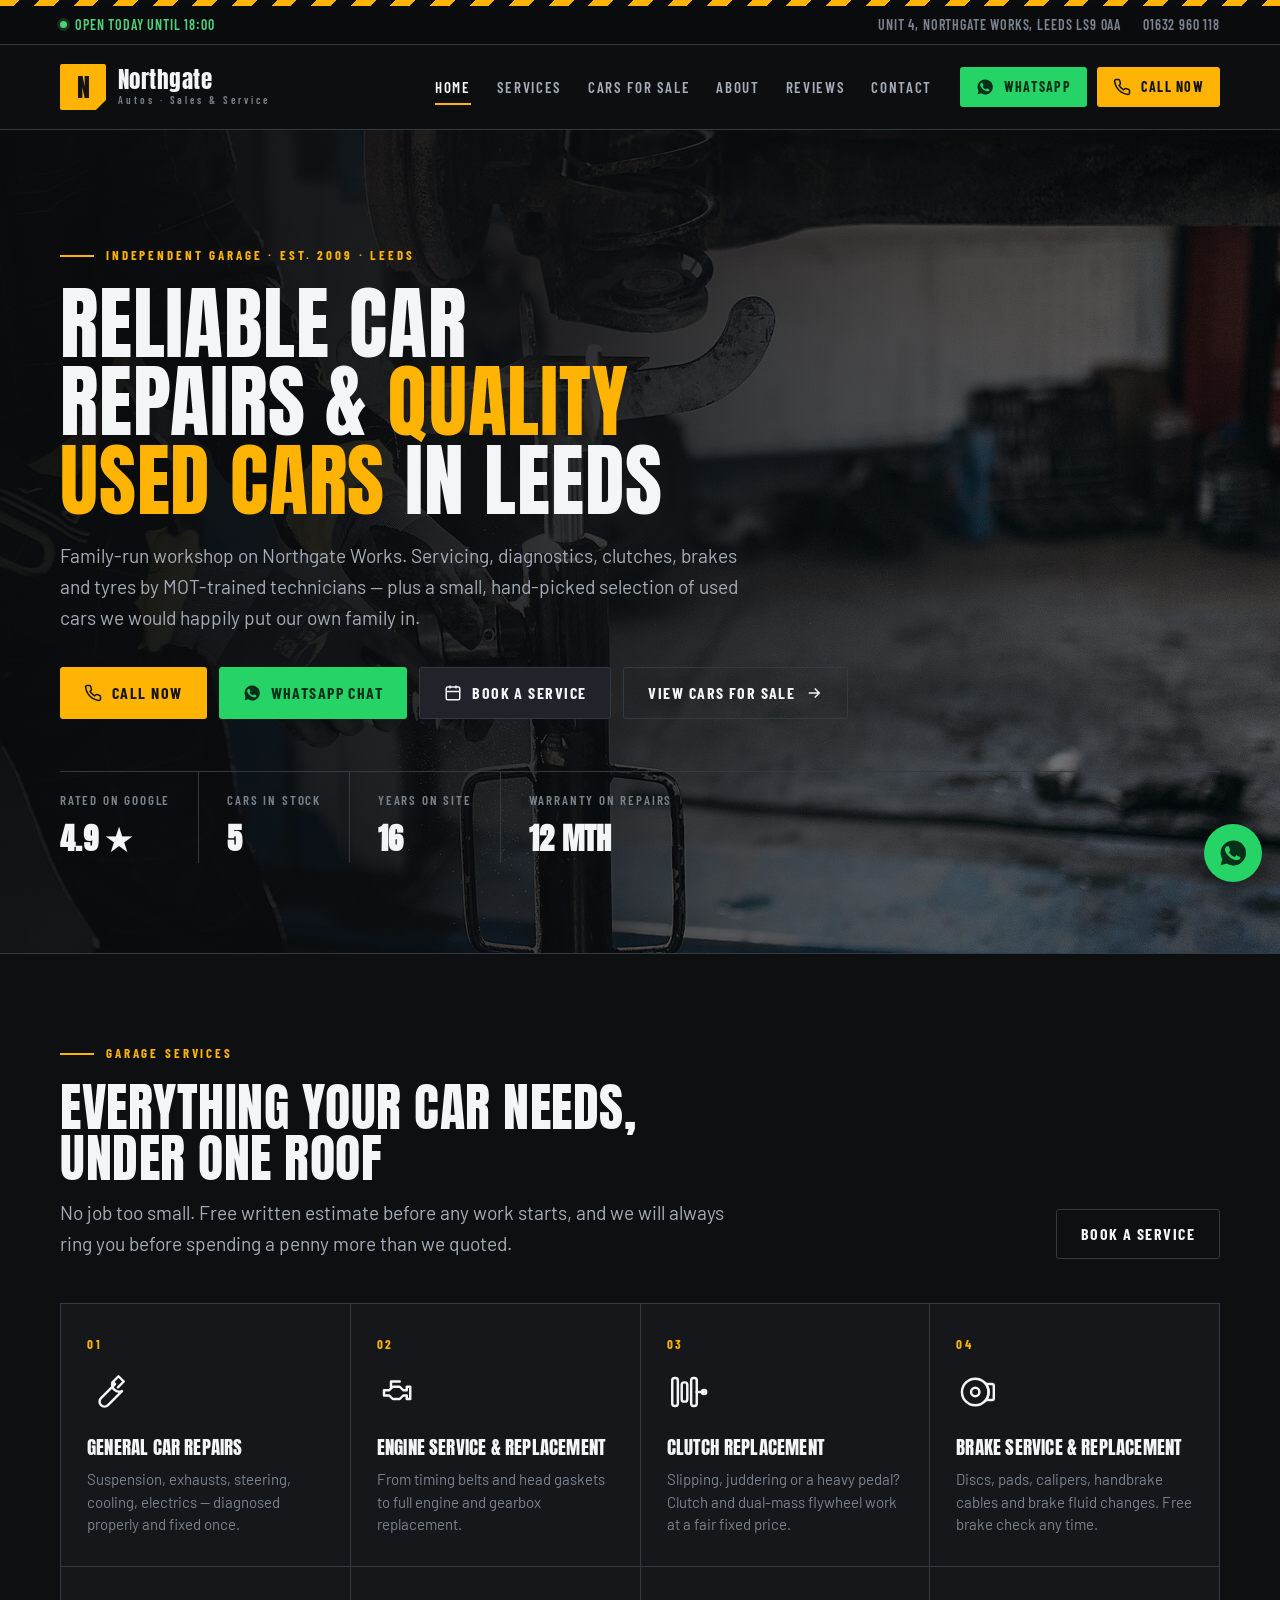
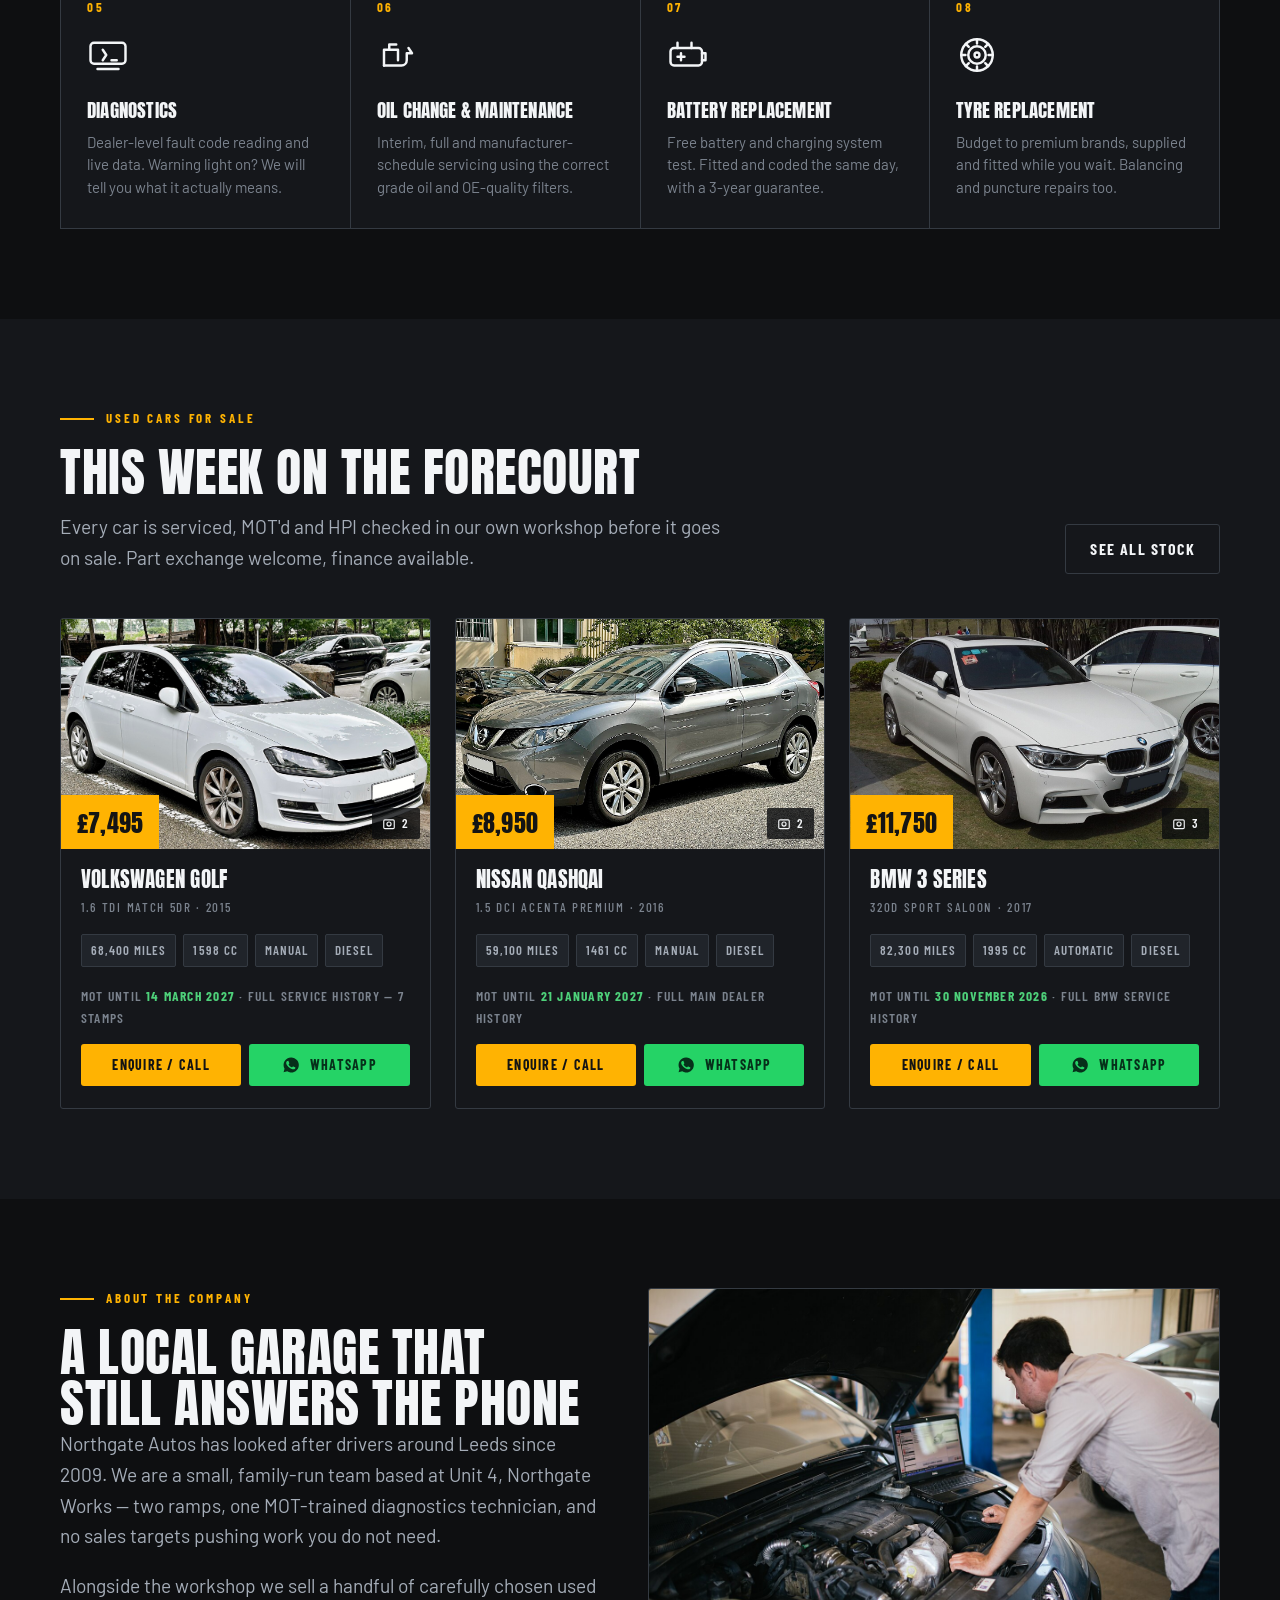
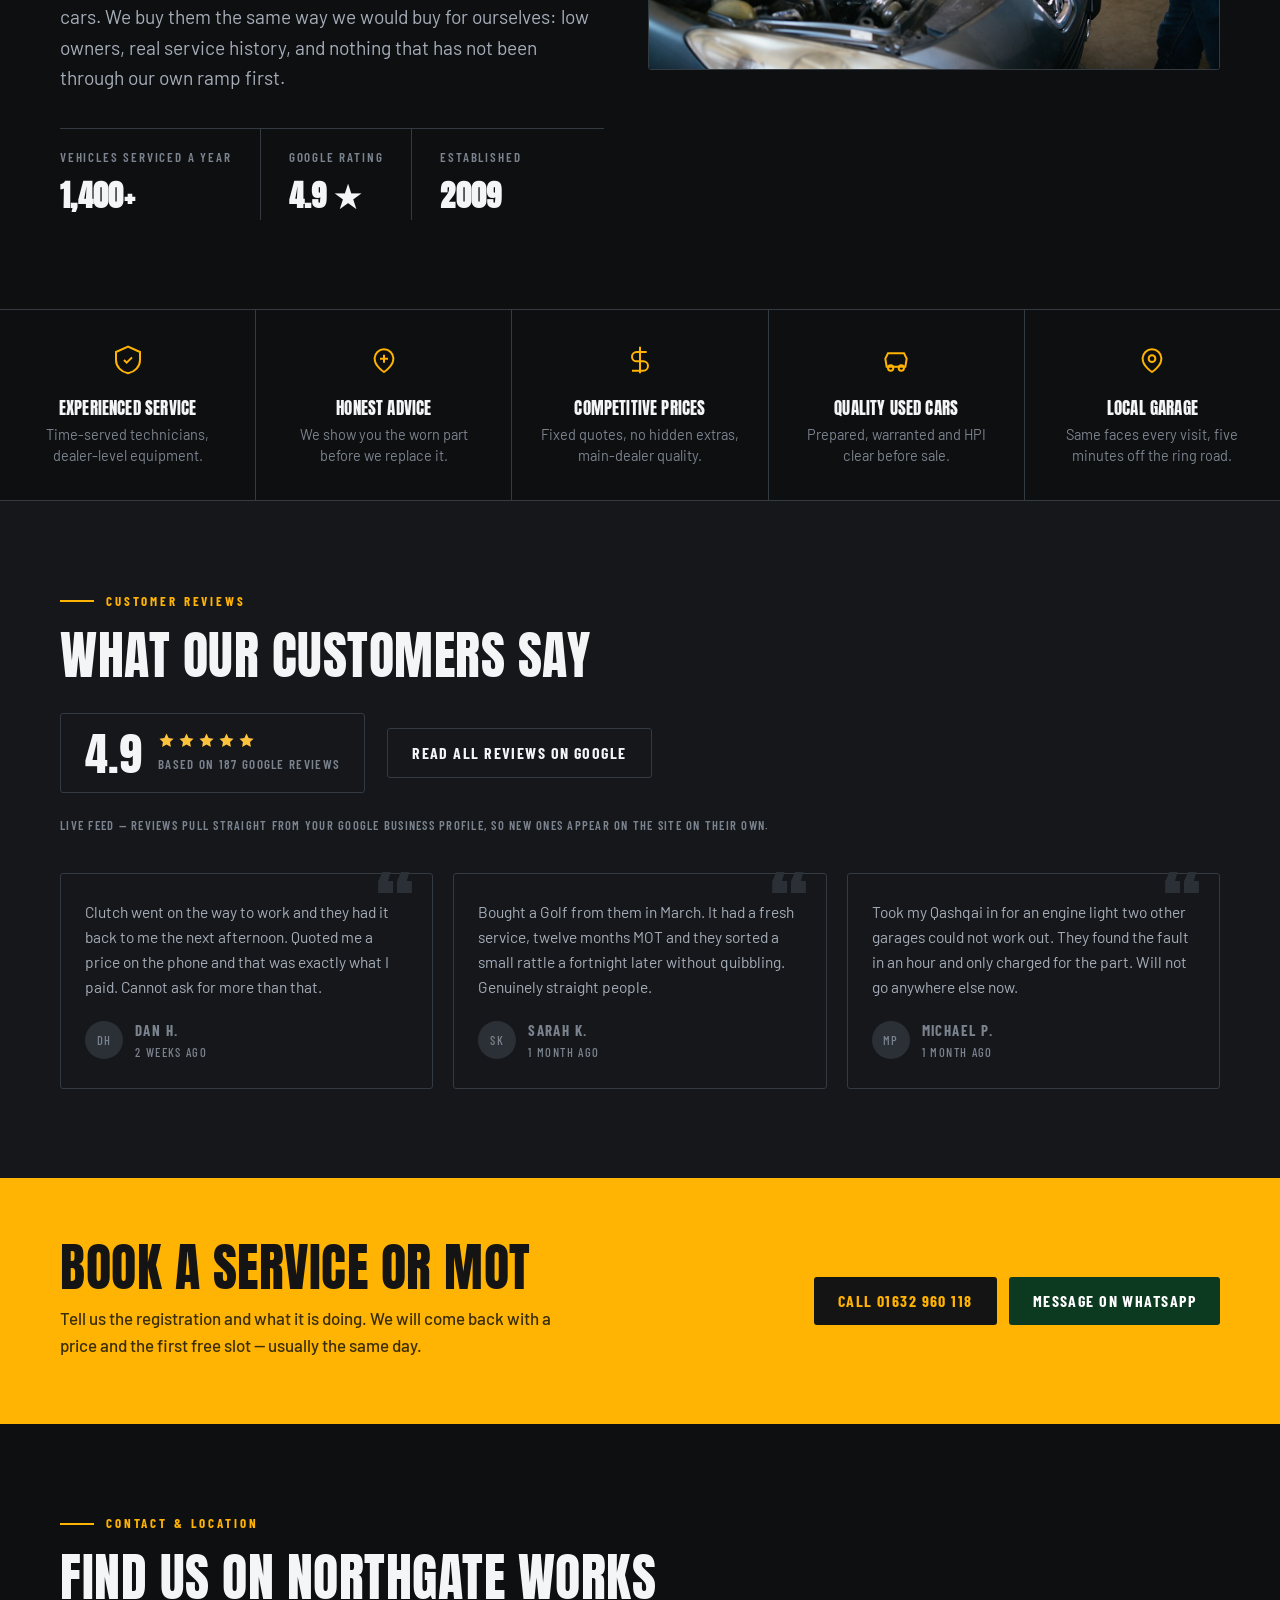
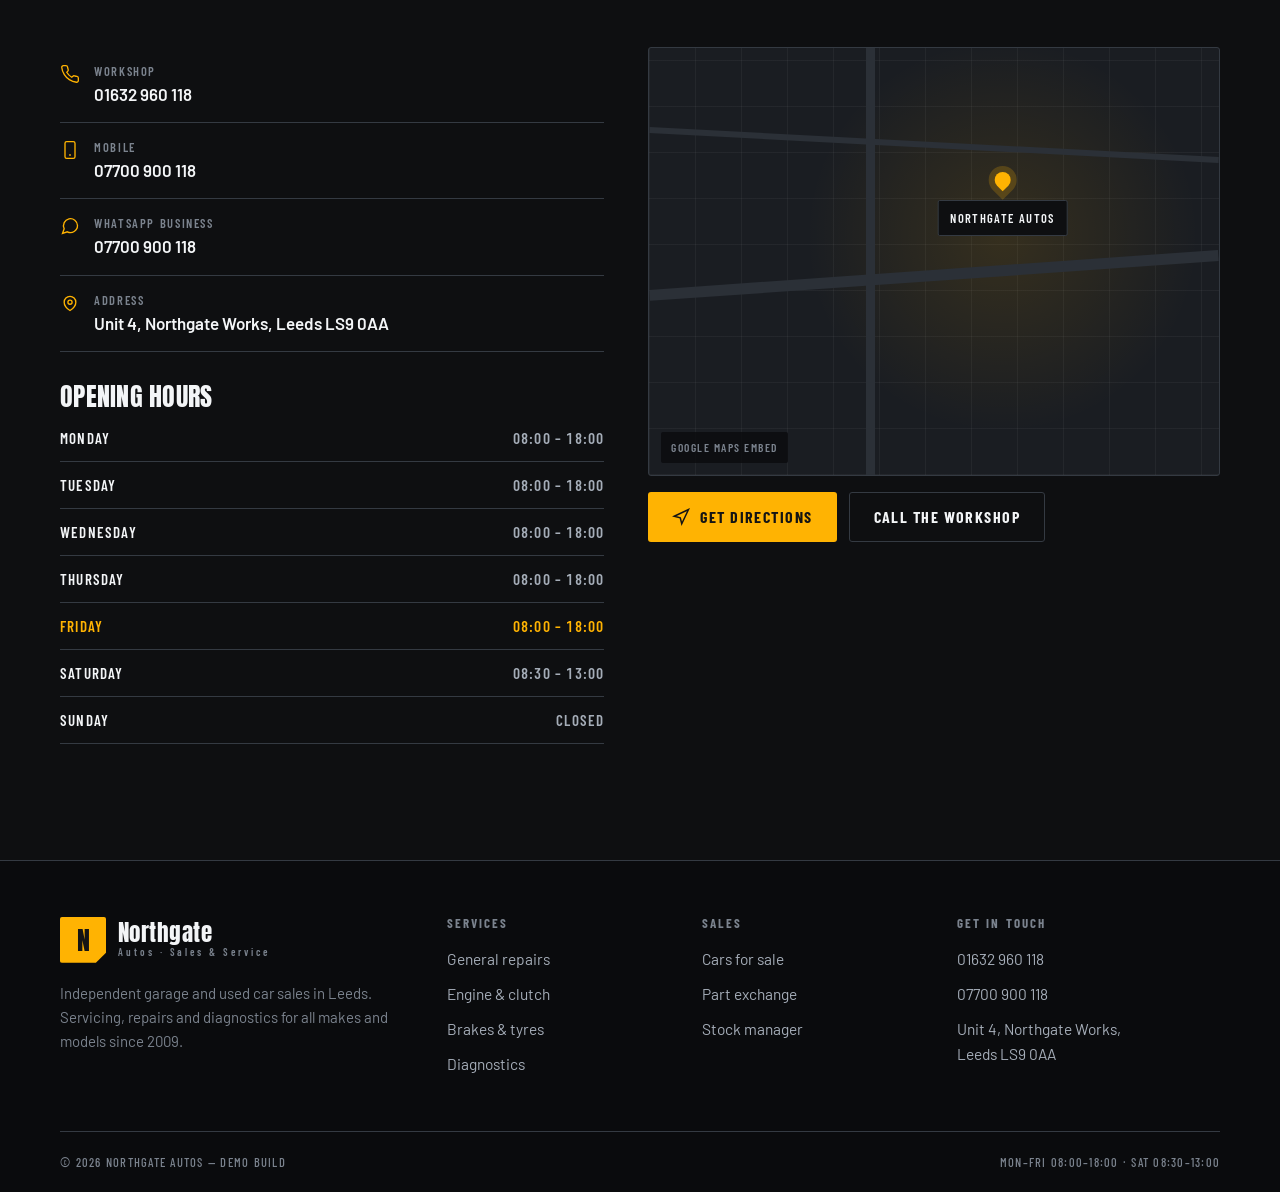
<file: index.html>
<!DOCTYPE html>
<html lang="en-GB">
<head>
<meta charset="utf-8">
<meta name="viewport" content="width=device-width,initial-scale=1">
<title>Northgate Autos — Car Repairs &amp; Quality Used Cars in Leeds</title>
<meta name="description" content="Independent garage in Leeds. Servicing, repairs, diagnostics, clutches, brakes and tyres — plus a hand-picked selection of used cars for sale.">
<link rel="stylesheet" href="assets/css/style.css">
</head>
<body>

<div class="hazard"></div>

<div class="topbar">
  <div class="shell">
    <span class="open-now" id="openNow"><i></i> Open today until 18:00</span>
    <span class="tb-right">
      <span class="hide-sm">Unit 4, Northgate Works, Leeds LS9 0AA</span>
      <a href="tel:01632960118">01632 960 118</a>
    </span>
  </div>
</div>

<header class="site">
  <div class="shell">
    <a class="logo" href="index.html">
      <span class="mark">N</span>
      <span class="wordmark">Northgate<span>Autos · Sales &amp; Service</span></span>
    </a>
    <button class="burger" id="burger" aria-label="Menu"><span></span><span></span><span></span></button>
    <nav class="main" id="nav">
      <a href="index.html" aria-current="page">Home</a>
      <a href="index.html#services">Services</a>
      <a href="cars.html">Cars for Sale</a>
      <a href="index.html#about">About</a>
      <a href="index.html#reviews">Reviews</a>
      <a href="index.html#contact">Contact</a>
    </nav>
    <div class="head-cta">
      <a class="btn btn--wa btn--sm" href="https://wa.me/447700900118" target="_blank" rel="noopener">
        <svg viewBox="0 0 24 24" fill="currentColor"><path d="M12 2a10 10 0 0 0-8.6 15l-1.3 4.7 4.9-1.3A10 10 0 1 0 12 2Zm5.8 14.2c-.2.7-1.4 1.3-2 1.4-.5.1-1.2.1-1.9-.1-.4-.1-1-.3-1.8-.6-3.1-1.3-5.1-4.4-5.3-4.6-.1-.2-1.2-1.6-1.2-3s.7-2.1 1-2.4c.3-.3.6-.4.8-.4h.6c.2 0 .5-.1.7.5l1 2.4c.1.2.1.4 0 .6l-.4.5-.3.4c-.1.1-.3.3-.1.6.2.3.8 1.3 1.7 2.1 1.1 1 2.1 1.3 2.4 1.5.3.1.5.1.6-.1l.9-1c.2-.2.4-.2.6-.1l2.2 1c.3.2.5.2.5.4.1.1.1.6-.1 1.3Z"/></svg>
        <span>WhatsApp</span>
      </a>
      <a class="btn btn--sm" href="tel:01632960118">
        <svg viewBox="0 0 24 24" fill="none" stroke="currentColor" stroke-width="2"><path d="M22 16.9v3a2 2 0 0 1-2.2 2 19.8 19.8 0 0 1-8.6-3.1 19.5 19.5 0 0 1-6-6A19.8 19.8 0 0 1 2.1 4.2 2 2 0 0 1 4.1 2h3a2 2 0 0 1 2 1.7c.1 1 .4 1.9.7 2.8a2 2 0 0 1-.5 2.1L8.1 9.9a16 16 0 0 0 6 6l1.3-1.2a2 2 0 0 1 2.1-.5c.9.3 1.8.6 2.8.7a2 2 0 0 1 1.7 2Z"/></svg>
        <span>Call Now</span>
      </a>
    </div>
  </div>
</header>

<!-- ============ HERO ============ -->
<div class="hero">
  <div class="bg"><img src="assets/img/shop-lift.jpg" alt="Car raised on a ramp in the Northgate Autos workshop"></div>
  <div class="shell inner">
    <div class="eyebrow">Independent garage · Est. 2009 · Leeds</div>
    <h1>Reliable car repairs &amp; <em>quality used cars</em> in Leeds</h1>
    <p class="lede">Family-run workshop on Northgate Works. Servicing, diagnostics, clutches, brakes and tyres by MOT-trained technicians — plus a small, hand-picked selection of used cars we would happily put our own family in.</p>

    <div class="hero-cta">
      <a class="btn" href="tel:01632960118">
        <svg viewBox="0 0 24 24" fill="none" stroke="currentColor" stroke-width="2"><path d="M22 16.9v3a2 2 0 0 1-2.2 2 19.8 19.8 0 0 1-8.6-3.1 19.5 19.5 0 0 1-6-6A19.8 19.8 0 0 1 2.1 4.2 2 2 0 0 1 4.1 2h3a2 2 0 0 1 2 1.7c.1 1 .4 1.9.7 2.8a2 2 0 0 1-.5 2.1L8.1 9.9a16 16 0 0 0 6 6l1.3-1.2a2 2 0 0 1 2.1-.5c.9.3 1.8.6 2.8.7a2 2 0 0 1 1.7 2Z"/></svg>
        Call Now
      </a>
      <a class="btn btn--wa" href="https://wa.me/447700900118" target="_blank" rel="noopener">
        <svg viewBox="0 0 24 24" fill="currentColor"><path d="M12 2a10 10 0 0 0-8.6 15l-1.3 4.7 4.9-1.3A10 10 0 1 0 12 2Zm5.8 14.2c-.2.7-1.4 1.3-2 1.4-.5.1-1.2.1-1.9-.1-.4-.1-1-.3-1.8-.6-3.1-1.3-5.1-4.4-5.3-4.6-.1-.2-1.2-1.6-1.2-3s.7-2.1 1-2.4c.3-.3.6-.4.8-.4h.6c.2 0 .5-.1.7.5l1 2.4c.1.2.1.4 0 .6l-.4.5-.3.4c-.1.1-.3.3-.1.6.2.3.8 1.3 1.7 2.1 1.1 1 2.1 1.3 2.4 1.5.3.1.5.1.6-.1l.9-1c.2-.2.4-.2.6-.1l2.2 1c.3.2.5.2.5.4.1.1.1.6-.1 1.3Z"/></svg>
        WhatsApp Chat
      </a>
      <a class="btn btn--dark" href="#book">
        <svg viewBox="0 0 24 24" fill="none" stroke="currentColor" stroke-width="2"><rect x="3" y="4" width="18" height="17" rx="2"/><path d="M16 2v4M8 2v4M3 10h18"/></svg>
        Book a Service
      </a>
      <a class="btn btn--ghost" href="cars.html">
        View Cars for Sale
        <svg viewBox="0 0 24 24" fill="none" stroke="currentColor" stroke-width="2"><path d="M5 12h14M13 6l6 6-6 6"/></svg>
      </a>
    </div>

    <div class="hero-strip">
      <div>Rated on Google<b class="num">4.9 ★</b></div>
      <div>Cars in stock<b class="num" id="stockCount">6</b></div>
      <div>Years on site<b class="num">16</b></div>
      <div>Warranty on repairs<b class="num">12 mth</b></div>
    </div>
  </div>
</div>

<!-- ============ SERVICES ============ -->
<section id="services">
  <div class="shell">
    <div class="sec-head rv">
      <div>
        <div class="eyebrow">Garage services</div>
        <h2>Everything your car needs,<br>under one roof</h2>
        <p class="lede">No job too small. Free written estimate before any work starts, and we will always ring you before spending a penny more than we quoted.</p>
      </div>
      <a class="btn btn--ghost" href="#book">Book a service</a>
    </div>

    <div class="svc-grid rv">
      <article class="svc">
        <span class="idx">01</span>
        <svg class="ico" viewBox="0 0 24 24"><path d="M14.7 6.3a4 4 0 0 0 5.3 5.2l-8 8a2.8 2.8 0 0 1-4-4l8-8a4 4 0 0 0-1.3-1.2Z"/><path d="M14.7 6.3 18 3l3 3-3.3 3.3"/></svg>
        <h3>General Car Repairs</h3>
        <p>Suspension, exhausts, steering, cooling, electrics — diagnosed properly and fixed once.</p>
      </article>
      <article class="svc">
        <span class="idx">02</span>
        <svg class="ico" viewBox="0 0 24 24"><path d="M4 14v-3h3l2-2h4l2 2h2v-2h2v7h-2v-2h-2l-2 2H9l-2-2H4Z"/><path d="M8 9V6h5"/></svg>
        <h3>Engine Service &amp; Replacement</h3>
        <p>From timing belts and head gaskets to full engine and gearbox replacement.</p>
      </article>
      <article class="svc">
        <span class="idx">03</span>
        <svg class="ico" viewBox="0 0 24 24"><rect x="3" y="4" width="3.2" height="16" rx="1.4"/><rect x="8.4" y="6.5" width="3.2" height="11" rx="1.4"/><rect x="13.8" y="4" width="3.2" height="16" rx="1.4"/><path d="M17 12h4"/><circle cx="21.2" cy="12" r="1.2"/></svg>
        <h3>Clutch Replacement</h3>
        <p>Slipping, juddering or a heavy pedal? Clutch and dual-mass flywheel work at a fair fixed price.</p>
      </article>
      <article class="svc">
        <span class="idx">04</span>
        <svg class="ico" viewBox="0 0 24 24"><circle cx="11" cy="12" r="7.6"/><circle cx="11" cy="12" r="2.4"/><path d="M16.4 6.6a7.6 7.6 0 0 1 0 10.8"/><path d="M17.4 7.4h3.2a1 1 0 0 1 1 1v7.2a1 1 0 0 1-1 1h-3.2"/></svg>
        <h3>Brake Service &amp; Replacement</h3>
        <p>Discs, pads, calipers, handbrake cables and brake fluid changes. Free brake check any time.</p>
      </article>
      <article class="svc">
        <span class="idx">05</span>
        <svg class="ico" viewBox="0 0 24 24"><rect x="2" y="5" width="20" height="12" rx="2"/><path d="M6 20h12M9 9l2 3-2 3M14 15h3"/></svg>
        <h3>Diagnostics</h3>
        <p>Dealer-level fault code reading and live data. Warning light on? We will tell you what it actually means.</p>
      </article>
      <article class="svc">
        <span class="idx">06</span>
        <svg class="ico" viewBox="0 0 24 24"><path d="M4 18h10a3 3 0 0 0 3-3v-4h3l-2-3"/><path d="M4 18V9h8v6"/><path d="M7 9V6h4"/></svg>
        <h3>Oil Change &amp; Maintenance</h3>
        <p>Interim, full and manufacturer-schedule servicing using the correct grade oil and OE-quality filters.</p>
      </article>
      <article class="svc">
        <span class="idx">07</span>
        <svg class="ico" viewBox="0 0 24 24"><rect x="2" y="8" width="18" height="10" rx="2"/><path d="M20 11h2v4h-2M6 5v3M14 5v3M6 13h4M8 11v4"/></svg>
        <h3>Battery Replacement</h3>
        <p>Free battery and charging system test. Fitted and coded the same day, with a 3-year guarantee.</p>
      </article>
      <article class="svc">
        <span class="idx">08</span>
        <svg class="ico" viewBox="0 0 24 24"><circle cx="12" cy="12" r="9"/><circle cx="12" cy="12" r="5"/><path d="M12 3v2.4M12 18.6V21M3 12h2.4M18.6 12H21M5.6 5.6l1.7 1.7M18.4 5.6l-1.7 1.7M5.6 18.4l1.7-1.7M18.4 18.4l-1.7-1.7"/><circle cx="12" cy="12" r="1.4"/></svg>
        <h3>Tyre Replacement</h3>
        <p>Budget to premium brands, supplied and fitted while you wait. Balancing and puncture repairs too.</p>
      </article>
    </div>
  </div>
</section>

<!-- ============ CARS ============ -->
<section class="bg-steel" id="cars">
  <div class="shell">
    <div class="sec-head rv">
      <div>
        <div class="eyebrow">Used cars for sale</div>
        <h2>This week on the forecourt</h2>
        <p class="lede">Every car is serviced, MOT'd and HPI checked in our own workshop before it goes on sale. Part exchange welcome, finance available.</p>
      </div>
      <a class="btn btn--ghost" href="cars.html">See all stock</a>
    </div>
    <div class="car-grid rv" id="featuredCars"></div>
  </div>
</section>

<!-- ============ ABOUT ============ -->
<section id="about">
  <div class="shell">
    <div class="contact-grid">
      <div class="rv">
        <div class="eyebrow">About the company</div>
        <h2>A local garage that<br>still answers the phone</h2>
        <p class="lede">Northgate Autos has looked after drivers around Leeds since 2009. We are a small, family-run team based at Unit 4, Northgate Works — two ramps, one MOT-trained diagnostics technician, and no sales targets pushing work you do not need.</p>
        <p class="lede">Alongside the workshop we sell a handful of carefully chosen used cars. We buy them the same way we would buy for ourselves: low owners, real service history, and nothing that has not been through our own ramp first.</p>
        <div class="hero-strip" style="margin-top:34px">
          <div>Vehicles serviced a year<b class="num">1,400+</b></div>
          <div>Google rating<b class="num">4.9 ★</b></div>
          <div>Established<b class="num">2009</b></div>
        </div>
      </div>
      <div class="rv">
        <img src="assets/img/shop-diag.jpg" alt="Technician running diagnostics on a vehicle" style="border:1px solid var(--line);border-radius:3px">
      </div>
    </div>
  </div>
</section>

<!-- ============ WHY US ============ -->
<div class="why rv">
  <div>
    <svg class="ico" viewBox="0 0 24 24"><path d="M12 2 3 6v6c0 5 3.8 8.9 9 10 5.2-1.1 9-5 9-10V6l-9-4Z"/><path d="m9 12 2 2 4-4"/></svg>
    <h3>Experienced Service</h3><p>Time-served technicians, dealer-level equipment.</p>
  </div>
  <div>
    <svg class="ico" viewBox="0 0 24 24"><path d="M12 21s-7-4.4-7-10a7 7 0 0 1 14 0c0 5.6-7 10-7 10Z"/><path d="M9 11h6M12 8v6"/></svg>
    <h3>Honest Advice</h3><p>We show you the worn part before we replace it.</p>
  </div>
  <div>
    <svg class="ico" viewBox="0 0 24 24"><path d="M12 2v20M17 6H9.5a3.5 3.5 0 0 0 0 7h5a3.5 3.5 0 0 1 0 7H6"/></svg>
    <h3>Competitive Prices</h3><p>Fixed quotes, no hidden extras, main-dealer quality.</p>
  </div>
  <div>
    <svg class="ico" viewBox="0 0 24 24"><path d="M5 17h14l1-6-2-4H6L4 11l1 6Z"/><circle cx="8" cy="18" r="2"/><circle cx="16" cy="18" r="2"/></svg>
    <h3>Quality Used Cars</h3><p>Prepared, warranted and HPI clear before sale.</p>
  </div>
  <div>
    <svg class="ico" viewBox="0 0 24 24"><path d="M12 21s-7-4.4-7-10a7 7 0 0 1 14 0c0 5.6-7 10-7 10Z"/><circle cx="12" cy="11" r="2.5"/></svg>
    <h3>Local Garage</h3><p>Same faces every visit, five minutes off the ring road.</p>
  </div>
</div>

<!-- ============ REVIEWS ============ -->
<section id="reviews" class="bg-steel">
  <div class="shell">
    <div class="eyebrow">Customer reviews</div>
    <h2 style="margin-bottom:32px">What our customers say</h2>
    <div class="rev-top rv">
      <div class="rev-score">
        <span class="big num">4.9</span>
        <span class="meta">
          <span class="stars">
            <svg viewBox="0 0 24 24"><path d="m12 2 3 6.5 7 .9-5 4.8 1.2 7L12 17.8 5.8 21.2 7 14.2 2 9.4l7-.9L12 2Z"/></svg>
            <svg viewBox="0 0 24 24"><path d="m12 2 3 6.5 7 .9-5 4.8 1.2 7L12 17.8 5.8 21.2 7 14.2 2 9.4l7-.9L12 2Z"/></svg>
            <svg viewBox="0 0 24 24"><path d="m12 2 3 6.5 7 .9-5 4.8 1.2 7L12 17.8 5.8 21.2 7 14.2 2 9.4l7-.9L12 2Z"/></svg>
            <svg viewBox="0 0 24 24"><path d="m12 2 3 6.5 7 .9-5 4.8 1.2 7L12 17.8 5.8 21.2 7 14.2 2 9.4l7-.9L12 2Z"/></svg>
            <svg viewBox="0 0 24 24"><path d="m12 2 3 6.5 7 .9-5 4.8 1.2 7L12 17.8 5.8 21.2 7 14.2 2 9.4l7-.9L12 2Z"/></svg>
          </span>
          Based on 187 Google reviews
        </span>
      </div>
      <a class="btn btn--ghost" href="#" onclick="return false">Read all reviews on Google</a>
      <span class="hint" style="width:100%">Live feed — reviews pull straight from your Google Business Profile, so new ones appear on the site on their own.</span>
    </div>

    <div class="rev-grid rv">
      <article class="rev">
        <p>Clutch went on the way to work and they had it back to me the next afternoon. Quoted me a price on the phone and that was exactly what I paid. Cannot ask for more than that.</p>
        <div class="who"><span class="av">DH</span><span><b>Dan H.</b><span>2 weeks ago</span></span></div>
      </article>
      <article class="rev">
        <p>Bought a Golf from them in March. It had a fresh service, twelve months MOT and they sorted a small rattle a fortnight later without quibbling. Genuinely straight people.</p>
        <div class="who"><span class="av">SK</span><span><b>Sarah K.</b><span>1 month ago</span></span></div>
      </article>
      <article class="rev">
        <p>Took my Qashqai in for an engine light two other garages could not work out. They found the fault in an hour and only charged for the part. Will not go anywhere else now.</p>
        <div class="who"><span class="av">MP</span><span><b>Michael P.</b><span>1 month ago</span></span></div>
      </article>
    </div>
  </div>
</section>

<!-- ============ BOOK / CTA BAND ============ -->
<div class="band" id="book">
  <div class="shell row">
    <div>
      <h2>Book a service or MOT</h2>
      <p>Tell us the registration and what it is doing. We will come back with a price and the first free slot — usually the same day.</p>
    </div>
    <div class="hero-cta" style="margin:0">
      <a class="btn" href="tel:01632960118">Call 01632 960 118</a>
      <a class="btn btn--wa" href="https://wa.me/447700900118" target="_blank" rel="noopener">Message on WhatsApp</a>
    </div>
  </div>
</div>

<!-- ============ CONTACT ============ -->
<section id="contact">
  <div class="shell">
    <div class="sec-head rv">
      <div>
        <div class="eyebrow">Contact &amp; location</div>
        <h2>Find us on Northgate Works</h2>
      </div>
    </div>
    <div class="contact-grid rv">
      <div>
        <div class="info-line">
          <svg viewBox="0 0 24 24"><path d="M22 16.9v3a2 2 0 0 1-2.2 2 19.8 19.8 0 0 1-8.6-3.1 19.5 19.5 0 0 1-6-6A19.8 19.8 0 0 1 2.1 4.2 2 2 0 0 1 4.1 2h3a2 2 0 0 1 2 1.7c.1 1 .4 1.9.7 2.8a2 2 0 0 1-.5 2.1L8.1 9.9a16 16 0 0 0 6 6l1.3-1.2a2 2 0 0 1 2.1-.5c.9.3 1.8.6 2.8.7a2 2 0 0 1 1.7 2Z"/></svg>
          <span><b>Workshop</b><a href="tel:01632960118">01632 960 118</a></span>
        </div>
        <div class="info-line">
          <svg viewBox="0 0 24 24"><rect x="6" y="2" width="12" height="20" rx="2"/><path d="M11 18h2"/></svg>
          <span><b>Mobile</b><a href="tel:07700900118">07700 900 118</a></span>
        </div>
        <div class="info-line">
          <svg viewBox="0 0 24 24"><path d="M21 11.5a8.4 8.4 0 0 1-12.2 7.5L3 21l2-5.8A8.4 8.4 0 1 1 21 11.5Z"/></svg>
          <span><b>WhatsApp Business</b><a href="https://wa.me/447700900118" target="_blank" rel="noopener">07700 900 118</a></span>
        </div>
        <div class="info-line">
          <svg viewBox="0 0 24 24"><path d="M12 21s-7-4.4-7-10a7 7 0 0 1 14 0c0 5.6-7 10-7 10Z"/><circle cx="12" cy="11" r="2.5"/></svg>
          <span><b>Address</b><span>Unit 4, Northgate Works, Leeds LS9 0AA</span></span>
        </div>

        <h3 style="margin:32px 0 4px">Opening hours</h3>
        <table class="hours" id="hours">
          <tr data-day="1"><td>Monday</td><td>08:00 – 18:00</td></tr>
          <tr data-day="2"><td>Tuesday</td><td>08:00 – 18:00</td></tr>
          <tr data-day="3"><td>Wednesday</td><td>08:00 – 18:00</td></tr>
          <tr data-day="4"><td>Thursday</td><td>08:00 – 18:00</td></tr>
          <tr data-day="5"><td>Friday</td><td>08:00 – 18:00</td></tr>
          <tr data-day="6"><td>Saturday</td><td>08:30 – 13:00</td></tr>
          <tr data-day="0"><td>Sunday</td><td>Closed</td></tr>
        </table>
      </div>

      <div>
        <div class="map">
          <span class="road r3"></span><span class="road r1"></span><span class="road r2"></span>
          <span class="pin"><i></i><b>Northgate Autos</b></span>
          <span class="note">Google Maps embed</span>
        </div>
        <div class="hero-cta" style="margin-top:16px">
          <a class="btn" href="#" onclick="return false">
            <svg viewBox="0 0 24 24" fill="none" stroke="currentColor" stroke-width="2"><path d="M3 11 22 2l-9 19-2-8-8-2Z"/></svg>
            Get Directions
          </a>
          <a class="btn btn--ghost" href="tel:01632960118">Call the workshop</a>
        </div>
      </div>
    </div>
  </div>
</section>

<footer class="site">
  <div class="shell">
    <div class="foot-grid">
      <div>
        <a class="logo" href="index.html" style="margin-bottom:18px">
          <span class="mark">N</span>
          <span class="wordmark">Northgate<span>Autos · Sales &amp; Service</span></span>
        </a>
        <p>Independent garage and used car sales in Leeds. Servicing, repairs and diagnostics for all makes and models since 2009.</p>
      </div>
      <div>
        <h4>Services</h4>
        <ul>
          <li><a href="#services">General repairs</a></li>
          <li><a href="#services">Engine &amp; clutch</a></li>
          <li><a href="#services">Brakes &amp; tyres</a></li>
          <li><a href="#services">Diagnostics</a></li>
        </ul>
      </div>
      <div>
        <h4>Sales</h4>
        <ul>
          <li><a href="cars.html">Cars for sale</a></li>
          <li><a href="cars.html">Part exchange</a></li>
          <li><a href="admin.html">Stock manager</a></li>
        </ul>
      </div>
      <div>
        <h4>Get in touch</h4>
        <ul>
          <li><a href="tel:01632960118">01632 960 118</a></li>
          <li><a href="tel:07700900118">07700 900 118</a></li>
          <li>Unit 4, Northgate Works,<br>Leeds LS9 0AA</li>
        </ul>
      </div>
    </div>
    <div class="foot-base">
      <span>© 2026 Northgate Autos — demo build</span>
      <span>Mon–Fri 08:00–18:00 · Sat 08:30–13:00</span>
    </div>
  </div>
</footer>

<a class="wa-float" href="https://wa.me/447700900118" target="_blank" rel="noopener" aria-label="Chat on WhatsApp">
  <svg viewBox="0 0 24 24"><path d="M12 2a10 10 0 0 0-8.6 15l-1.3 4.7 4.9-1.3A10 10 0 1 0 12 2Zm5.8 14.2c-.2.7-1.4 1.3-2 1.4-.5.1-1.2.1-1.9-.1-.4-.1-1-.3-1.8-.6-3.1-1.3-5.1-4.4-5.3-4.6-.1-.2-1.2-1.6-1.2-3s.7-2.1 1-2.4c.3-.3.6-.4.8-.4h.6c.2 0 .5-.1.7.5l1 2.4c.1.2.1.4 0 .6l-.4.5-.3.4c-.1.1-.3.3-.1.6.2.3.8 1.3 1.7 2.1 1.1 1 2.1 1.3 2.4 1.5.3.1.5.1.6-.1l.9-1c.2-.2.4-.2.6-.1l2.2 1c.3.2.5.2.5.4.1.1.1.6-.1 1.3Z"/></svg>
</a>

<script src="assets/js/stock.js"></script>
<script src="assets/js/site.js"></script>
<script>
  const stock = loadStock();
  document.getElementById("stockCount").textContent = stock.filter(c => !c.sold).length;
  document.getElementById("featuredCars").innerHTML =
    stock.filter(c => c.featured).slice(0, 3).map(carCard).join("");
</script>
</body>
</html>
</file>
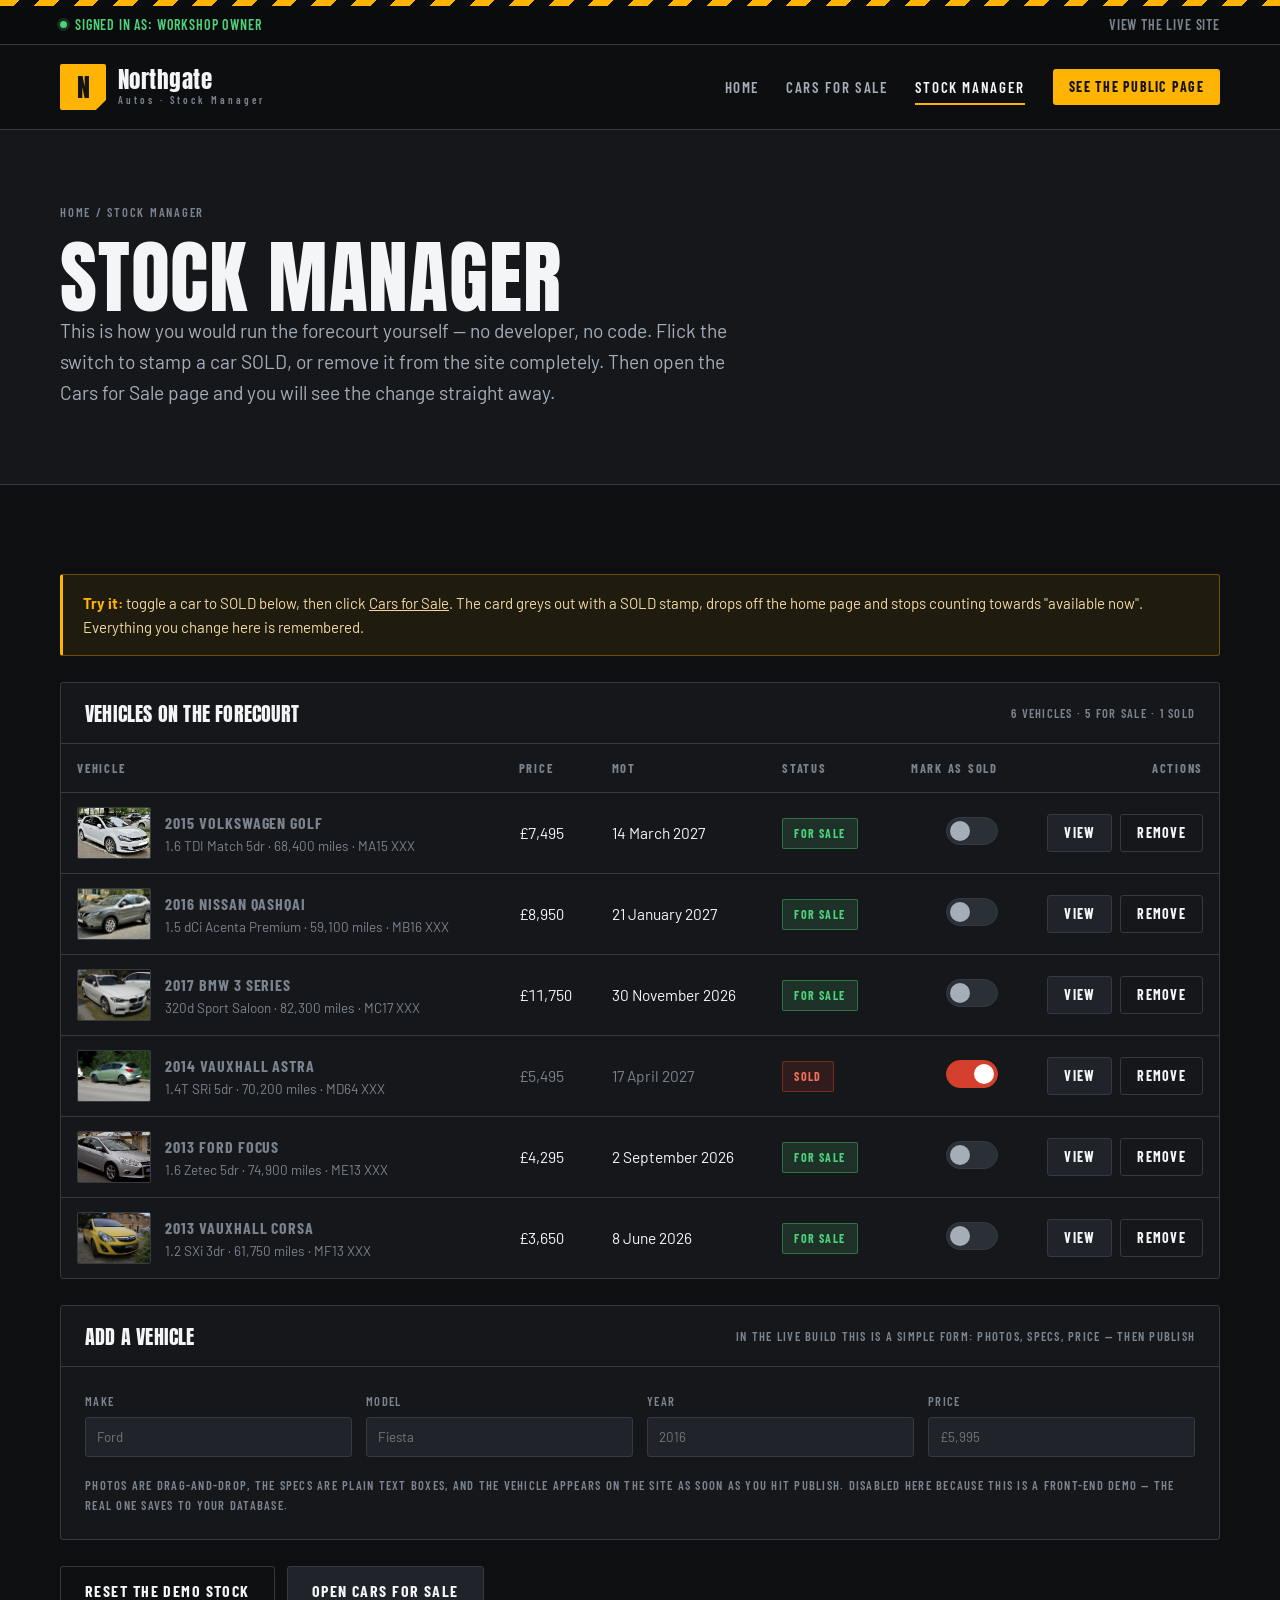
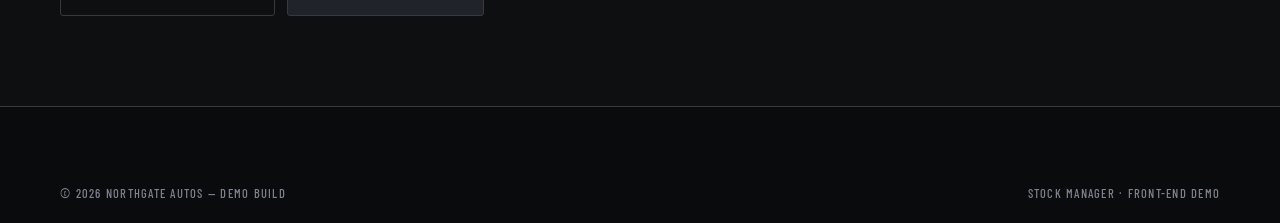
<file: admin.html>
<!DOCTYPE html>
<html lang="en-GB">
<head>
<meta charset="utf-8">
<meta name="viewport" content="width=device-width,initial-scale=1">
<title>Stock Manager — Northgate Autos</title>
<link rel="stylesheet" href="assets/css/style.css">
</head>
<body>

<div class="hazard"></div>

<div class="topbar">
  <div class="shell">
    <span class="open-now"><i></i> Signed in as: Workshop Owner</span>
    <span class="tb-right"><a href="index.html">View the live site</a></span>
  </div>
</div>

<header class="site">
  <div class="shell">
    <a class="logo" href="index.html">
      <span class="mark">N</span>
      <span class="wordmark">Northgate<span>Autos · Stock Manager</span></span>
    </a>
    <button class="burger" id="burger" aria-label="Menu"><span></span><span></span><span></span></button>
    <nav class="main" id="nav">
      <a href="index.html">Home</a>
      <a href="cars.html">Cars for Sale</a>
      <a href="admin.html" aria-current="page">Stock Manager</a>
    </nav>
    <div class="head-cta">
      <a class="btn btn--sm" href="cars.html">See the public page</a>
    </div>
  </div>
</header>

<div class="pagehead">
  <div class="shell inner">
    <div class="crumbs"><a href="index.html">Home</a> / Stock manager</div>
    <h1>Stock manager</h1>
    <p class="lede">This is how you would run the forecourt yourself — no developer, no code. Flick the switch to stamp a car SOLD, or remove it from the site completely. Then open the Cars for Sale page and you will see the change straight away.</p>
  </div>
</div>

<section>
  <div class="shell admin-wrap">

    <div class="notice">
      <b>Try it:</b> toggle a car to SOLD below, then click <a href="cars.html" style="text-decoration:underline">Cars for Sale</a>. The card greys out with a SOLD stamp, drops off the home page and stops counting towards "available now". Everything you change here is remembered.
    </div>

    <div class="panel">
      <div class="panel-head">
        <h3>Vehicles on the forecourt</h3>
        <span class="hint" id="summary"></span>
      </div>
      <table class="stock-table">
        <thead>
          <tr>
            <th>Vehicle</th>
            <th>Price</th>
            <th>MOT</th>
            <th>Status</th>
            <th style="text-align:right">Mark as sold</th>
            <th style="text-align:right">Actions</th>
          </tr>
        </thead>
        <tbody id="rows"></tbody>
      </table>
    </div>

    <div class="panel">
      <div class="panel-head">
        <h3>Add a vehicle</h3>
        <span class="hint">In the live build this is a simple form: photos, specs, price — then Publish</span>
      </div>
      <div style="padding:24px">
        <div style="display:grid;grid-template-columns:repeat(4,1fr);gap:14px">
          <label class="hint">Make<br><input disabled placeholder="Ford" style="width:100%;margin-top:6px;background:var(--steel-800);border:1px solid var(--line);color:var(--fog);padding:11px;border-radius:3px;font-family:var(--body)"></label>
          <label class="hint">Model<br><input disabled placeholder="Fiesta" style="width:100%;margin-top:6px;background:var(--steel-800);border:1px solid var(--line);color:var(--fog);padding:11px;border-radius:3px;font-family:var(--body)"></label>
          <label class="hint">Year<br><input disabled placeholder="2016" style="width:100%;margin-top:6px;background:var(--steel-800);border:1px solid var(--line);color:var(--fog);padding:11px;border-radius:3px;font-family:var(--body)"></label>
          <label class="hint">Price<br><input disabled placeholder="£5,995" style="width:100%;margin-top:6px;background:var(--steel-800);border:1px solid var(--line);color:var(--fog);padding:11px;border-radius:3px;font-family:var(--body)"></label>
        </div>
        <p class="hint" style="margin:18px 0 0">Photos are drag-and-drop, the specs are plain text boxes, and the vehicle appears on the site as soon as you hit Publish. Disabled here because this is a front-end demo — the real one saves to your database.</p>
      </div>
    </div>

    <div style="display:flex;gap:12px;flex-wrap:wrap">
      <button class="btn btn--ghost" id="reset">Reset the demo stock</button>
      <a class="btn btn--dark" href="cars.html">Open Cars for Sale</a>
    </div>

  </div>
</section>

<footer class="site">
  <div class="shell">
    <div class="foot-base" style="border-top:0">
      <span>© 2026 Northgate Autos — demo build</span>
      <span>Stock manager · front-end demo</span>
    </div>
  </div>
</footer>

<script src="assets/js/stock.js"></script>
<script src="assets/js/site.js"></script>
<script>
  let stock = loadStock();

  function draw() {
    document.getElementById("rows").innerHTML = stock.map(c => `
      <tr class="${c.sold ? "is-sold" : ""}">
        <td>
          <span class="veh">
            <img src="assets/img/${c.photos[0]}" alt="">
            <span><b>${c.year} ${c.make} ${c.model}</b><span>${c.trim} · ${miles(c.mileage)} · ${c.reg}</span></span>
          </span>
        </td>
        <td class="num">${money(c.price)}</td>
        <td>${c.mot}</td>
        <td><span class="pill ${c.sold ? "gone" : "live"}">${c.sold ? "Sold" : "For sale"}</span></td>
        <td style="text-align:right">
          <button class="toggle" role="switch" aria-pressed="${c.sold}" data-sold="${c.id}" aria-label="Mark as sold"></button>
        </td>
        <td>
          <span class="row-acts">
            <a class="btn btn--dark btn--sm" href="car.html?id=${c.id}">View</a>
            <button class="btn btn--ghost btn--sm" data-remove="${c.id}">Remove</button>
          </span>
        </td>
      </tr>`).join("");

    const avail = stock.filter(c => !c.sold).length;
    document.getElementById("summary").textContent =
      stock.length + " vehicles · " + avail + " for sale · " + (stock.length - avail) + " sold";
  }

  document.getElementById("rows").addEventListener("click", e => {
    const t = e.target.closest("[data-sold]");
    const r = e.target.closest("[data-remove]");
    if (t) {
      const car = stock.find(c => c.id === t.dataset.sold);
      car.sold = !car.sold;
      saveStock(stock.concat([]));
      draw();
    }
    if (r) {
      const car = stock.find(c => c.id === r.dataset.remove);
      if (!confirm("Remove the " + car.year + " " + car.make + " " + car.model + " from the website?")) return;
      car.removed = true;
      saveStock(stock.concat([]));
      stock = stock.filter(c => !c.removed);
      draw();
    }
  });

  document.getElementById("reset").addEventListener("click", () => {
    resetStock();
    stock = loadStock();
    draw();
  });

  draw();
</script>
</body>
</html>
</file>
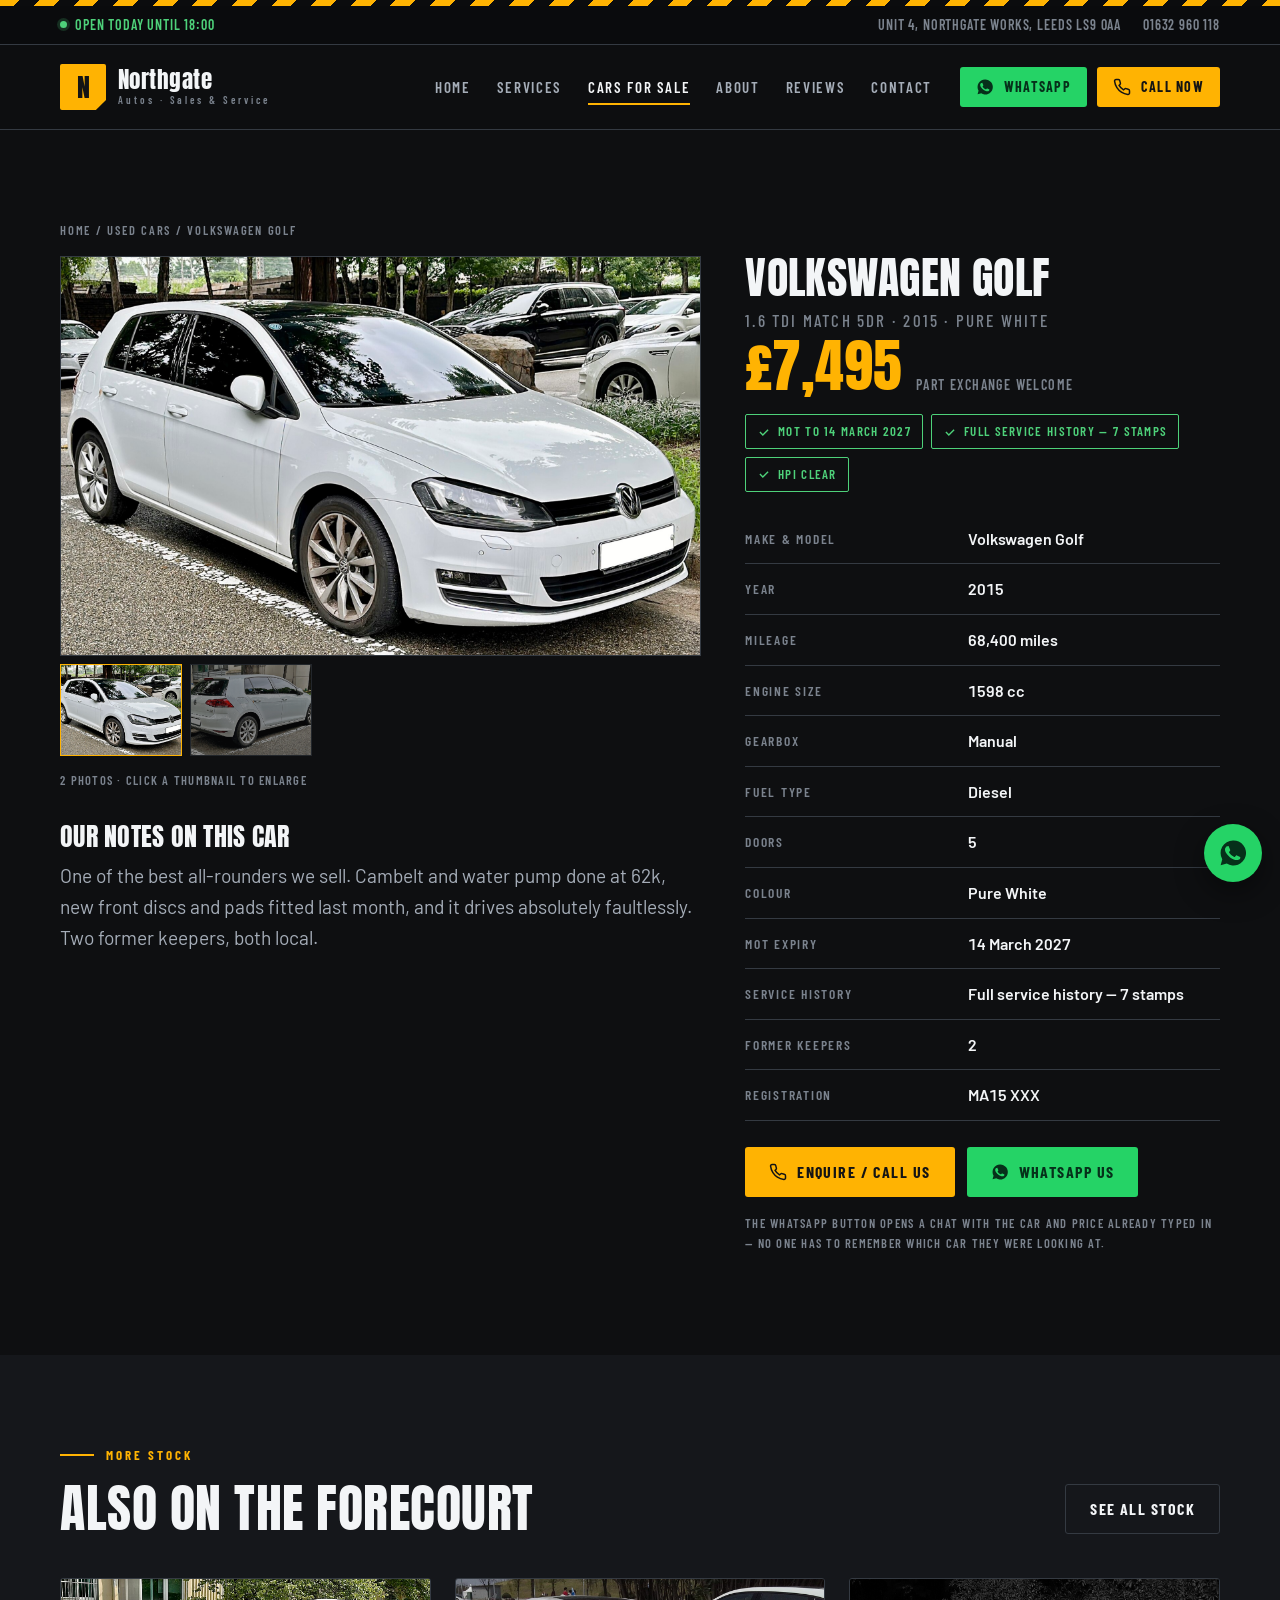
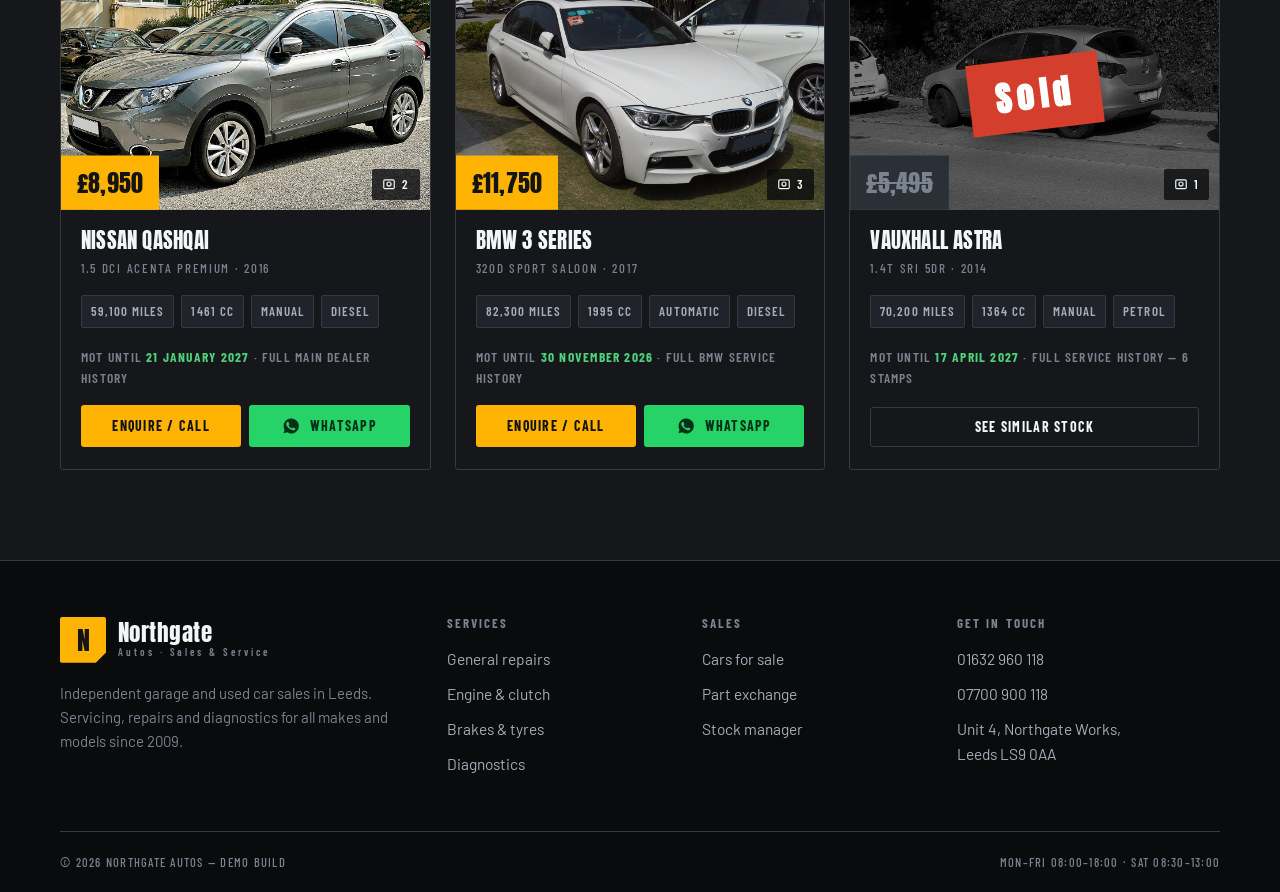
<file: car.html>
<!DOCTYPE html>
<html lang="en-GB">
<head>
<meta charset="utf-8">
<meta name="viewport" content="width=device-width,initial-scale=1">
<title>Vehicle Details — Northgate Autos, Leeds</title>
<link rel="stylesheet" href="assets/css/style.css">
</head>
<body>

<div class="hazard"></div>

<div class="topbar">
  <div class="shell">
    <span class="open-now" id="openNow"><i></i> Open today until 18:00</span>
    <span class="tb-right">
      <span class="hide-sm">Unit 4, Northgate Works, Leeds LS9 0AA</span>
      <a href="tel:01632960118">01632 960 118</a>
    </span>
  </div>
</div>

<header class="site">
  <div class="shell">
    <a class="logo" href="index.html">
      <span class="mark">N</span>
      <span class="wordmark">Northgate<span>Autos · Sales &amp; Service</span></span>
    </a>
    <button class="burger" id="burger" aria-label="Menu"><span></span><span></span><span></span></button>
    <nav class="main" id="nav">
      <a href="index.html">Home</a>
      <a href="index.html#services">Services</a>
      <a href="cars.html" aria-current="page">Cars for Sale</a>
      <a href="index.html#about">About</a>
      <a href="index.html#reviews">Reviews</a>
      <a href="index.html#contact">Contact</a>
    </nav>
    <div class="head-cta">
      <a class="btn btn--wa btn--sm" href="https://wa.me/447700900118" target="_blank" rel="noopener">
        <svg viewBox="0 0 24 24" fill="currentColor"><path d="M12 2a10 10 0 0 0-8.6 15l-1.3 4.7 4.9-1.3A10 10 0 1 0 12 2Zm5.8 14.2c-.2.7-1.4 1.3-2 1.4-.5.1-1.2.1-1.9-.1-.4-.1-1-.3-1.8-.6-3.1-1.3-5.1-4.4-5.3-4.6-.1-.2-1.2-1.6-1.2-3s.7-2.1 1-2.4c.3-.3.6-.4.8-.4h.6c.2 0 .5-.1.7.5l1 2.4c.1.2.1.4 0 .6l-.4.5-.3.4c-.1.1-.3.3-.1.6.2.3.8 1.3 1.7 2.1 1.1 1 2.1 1.3 2.4 1.5.3.1.5.1.6-.1l.9-1c.2-.2.4-.2.6-.1l2.2 1c.3.2.5.2.5.4.1.1.1.6-.1 1.3Z"/></svg>
        <span>WhatsApp</span>
      </a>
      <a class="btn btn--sm" href="tel:01632960118">
        <svg viewBox="0 0 24 24" fill="none" stroke="currentColor" stroke-width="2"><path d="M22 16.9v3a2 2 0 0 1-2.2 2 19.8 19.8 0 0 1-8.6-3.1 19.5 19.5 0 0 1-6-6A19.8 19.8 0 0 1 2.1 4.2 2 2 0 0 1 4.1 2h3a2 2 0 0 1 2 1.7c.1 1 .4 1.9.7 2.8a2 2 0 0 1-.5 2.1L8.1 9.9a16 16 0 0 0 6 6l1.3-1.2a2 2 0 0 1 2.1-.5c.9.3 1.8.6 2.8.7a2 2 0 0 1 1.7 2Z"/></svg>
        <span>Call Now</span>
      </a>
    </div>
  </div>
</header>

<section id="detail"><div class="shell" id="detailInner"></div></section>

<section class="bg-steel">
  <div class="shell">
    <div class="sec-head">
      <div>
        <div class="eyebrow">More stock</div>
        <h2>Also on the forecourt</h2>
      </div>
      <a class="btn btn--ghost" href="cars.html">See all stock</a>
    </div>
    <div class="car-grid" id="more"></div>
  </div>
</section>

<footer class="site">
  <div class="shell">
    <div class="foot-grid">
      <div>
        <a class="logo" href="index.html" style="margin-bottom:18px">
          <span class="mark">N</span>
          <span class="wordmark">Northgate<span>Autos · Sales &amp; Service</span></span>
        </a>
        <p>Independent garage and used car sales in Leeds. Servicing, repairs and diagnostics for all makes and models since 2009.</p>
      </div>
      <div>
        <h4>Services</h4>
        <ul>
          <li><a href="index.html#services">General repairs</a></li>
          <li><a href="index.html#services">Engine &amp; clutch</a></li>
          <li><a href="index.html#services">Brakes &amp; tyres</a></li>
          <li><a href="index.html#services">Diagnostics</a></li>
        </ul>
      </div>
      <div>
        <h4>Sales</h4>
        <ul>
          <li><a href="cars.html">Cars for sale</a></li>
          <li><a href="cars.html">Part exchange</a></li>
          <li><a href="admin.html">Stock manager</a></li>
        </ul>
      </div>
      <div>
        <h4>Get in touch</h4>
        <ul>
          <li><a href="tel:01632960118">01632 960 118</a></li>
          <li><a href="tel:07700900118">07700 900 118</a></li>
          <li>Unit 4, Northgate Works,<br>Leeds LS9 0AA</li>
        </ul>
      </div>
    </div>
    <div class="foot-base">
      <span>© 2026 Northgate Autos — demo build</span>
      <span>Mon–Fri 08:00–18:00 · Sat 08:30–13:00</span>
    </div>
  </div>
</footer>

<a class="wa-float" href="https://wa.me/447700900118" target="_blank" rel="noopener" aria-label="Chat on WhatsApp">
  <svg viewBox="0 0 24 24"><path d="M12 2a10 10 0 0 0-8.6 15l-1.3 4.7 4.9-1.3A10 10 0 1 0 12 2Zm5.8 14.2c-.2.7-1.4 1.3-2 1.4-.5.1-1.2.1-1.9-.1-.4-.1-1-.3-1.8-.6-3.1-1.3-5.1-4.4-5.3-4.6-.1-.2-1.2-1.6-1.2-3s.7-2.1 1-2.4c.3-.3.6-.4.8-.4h.6c.2 0 .5-.1.7.5l1 2.4c.1.2.1.4 0 .6l-.4.5-.3.4c-.1.1-.3.3-.1.6.2.3.8 1.3 1.7 2.1 1.1 1 2.1 1.3 2.4 1.5.3.1.5.1.6-.1l.9-1c.2-.2.4-.2.6-.1l2.2 1c.3.2.5.2.5.4.1.1.1.6-.1 1.3Z"/></svg>
</a>

<script src="assets/js/stock.js"></script>
<script src="assets/js/site.js"></script>
<script>
  const stock = loadStock();
  const id = new URLSearchParams(location.search).get("id") || stock[0].id;
  const car = stock.find(c => c.id === id) || stock[0];
  document.title = car.year + " " + car.make + " " + car.model + " " + car.trim + " — Northgate Autos";

  const enquire = "Hi, I'm interested in the " + car.year + " " + car.make + " " + car.model + " " +
                  car.trim + " (" + car.reg + ") at " + money(car.price) + ". Is it still available?";

  document.getElementById("detailInner").innerHTML = `
    <div class="crumbs"><a href="index.html">Home</a> / <a href="cars.html">Used cars</a> / ${car.make} ${car.model}</div>
    <div class="detail">
      <div class="gallery">
        <div class="main">
          <img id="mainShot" src="assets/img/${car.photos[0]}" alt="${car.year} ${car.make} ${car.model}">
          ${car.sold ? '<span class="sold-band"><b>Sold</b></span>' : ""}
        </div>
        <div class="thumbs" id="thumbs">
          ${car.photos.map((p, i) => `
            <button class="${i === 0 ? "on" : ""}" data-src="assets/img/${p}">
              <img src="assets/img/${p}" alt="Photo ${i + 1} of ${car.photos.length}">
            </button>`).join("")}
        </div>
        <p class="hint" style="margin-top:14px">${car.photos.length} photos · click a thumbnail to enlarge</p>
        <h3 style="margin-top:34px">Our notes on this car</h3>
        <p class="lede" style="margin-top:12px">${car.blurb}</p>
      </div>

      <div>
        <h1 style="font-size:clamp(30px,3.6vw,44px)">${car.make} ${car.model}</h1>
        <div class="trim" style="font-family:var(--cond);text-transform:uppercase;letter-spacing:.13em;color:var(--fog-dim);margin-top:8px">${car.trim} · ${car.year} · ${car.colour}</div>

        <div class="price-block">
          <span class="p num">${money(car.price)}</span>
          <span class="was">${car.sold ? "Now sold" : "Part exchange welcome"}</span>
        </div>

        <div class="badge-row">
          <span class="badge">
            <svg width="14" height="14" viewBox="0 0 24 24" fill="none" stroke="currentColor" stroke-width="2.4"><path d="m5 12 5 5 9-9"/></svg>
            MOT to ${car.mot}
          </span>
          <span class="badge">
            <svg width="14" height="14" viewBox="0 0 24 24" fill="none" stroke="currentColor" stroke-width="2.4"><path d="m5 12 5 5 9-9"/></svg>
            ${car.history}
          </span>
          <span class="badge">
            <svg width="14" height="14" viewBox="0 0 24 24" fill="none" stroke="currentColor" stroke-width="2.4"><path d="m5 12 5 5 9-9"/></svg>
            HPI clear
          </span>
        </div>

        <table class="spec-table">
          <tr><th>Make &amp; model</th><td>${car.make} ${car.model}</td></tr>
          <tr><th>Year</th><td>${car.year}</td></tr>
          <tr><th>Mileage</th><td>${miles(car.mileage)}</td></tr>
          <tr><th>Engine size</th><td>${car.engine}</td></tr>
          <tr><th>Gearbox</th><td>${car.gearbox}</td></tr>
          <tr><th>Fuel type</th><td>${car.fuel}</td></tr>
          <tr><th>Doors</th><td>${car.doors}</td></tr>
          <tr><th>Colour</th><td>${car.colour}</td></tr>
          <tr><th>MOT expiry</th><td>${car.mot}</td></tr>
          <tr><th>Service history</th><td>${car.history}</td></tr>
          <tr><th>Former keepers</th><td>${car.owners}</td></tr>
          <tr><th>Registration</th><td>${car.reg}</td></tr>
        </table>

        ${car.sold ? `
          <div class="notice">This one has <b>sold</b>. We normally have something similar coming through — ring us and we will keep an eye out.</div>
          <div class="hero-cta"><a class="btn btn--ghost btn--block" href="cars.html">See what else is in stock</a></div>
        ` : `
          <div class="hero-cta" style="margin-top:0">
            <a class="btn" href="tel:01632960118">
              <svg viewBox="0 0 24 24" fill="none" stroke="currentColor" stroke-width="2"><path d="M22 16.9v3a2 2 0 0 1-2.2 2 19.8 19.8 0 0 1-8.6-3.1 19.5 19.5 0 0 1-6-6A19.8 19.8 0 0 1 2.1 4.2 2 2 0 0 1 4.1 2h3a2 2 0 0 1 2 1.7c.1 1 .4 1.9.7 2.8a2 2 0 0 1-.5 2.1L8.1 9.9a16 16 0 0 0 6 6l1.3-1.2a2 2 0 0 1 2.1-.5c.9.3 1.8.6 2.8.7a2 2 0 0 1 1.7 2Z"/></svg>
              Enquire / Call Us
            </a>
            <a class="btn btn--wa" href="https://wa.me/447700900118?text=${encodeURIComponent(enquire)}" target="_blank" rel="noopener">
              <svg viewBox="0 0 24 24" fill="currentColor"><path d="M12 2a10 10 0 0 0-8.6 15l-1.3 4.7 4.9-1.3A10 10 0 1 0 12 2Zm5.8 14.2c-.2.7-1.4 1.3-2 1.4-.5.1-1.2.1-1.9-.1-.4-.1-1-.3-1.8-.6-3.1-1.3-5.1-4.4-5.3-4.6-.1-.2-1.2-1.6-1.2-3s.7-2.1 1-2.4c.3-.3.6-.4.8-.4h.6c.2 0 .5-.1.7.5l1 2.4c.1.2.1.4 0 .6l-.4.5-.3.4c-.1.1-.3.3-.1.6.2.3.8 1.3 1.7 2.1 1.1 1 2.1 1.3 2.4 1.5.3.1.5.1.6-.1l.9-1c.2-.2.4-.2.6-.1l2.2 1c.3.2.5.2.5.4.1.1.1.6-.1 1.3Z"/></svg>
              WhatsApp Us
            </a>
          </div>
          <p class="hint" style="margin-top:16px">The WhatsApp button opens a chat with the car and price already typed in — no one has to remember which car they were looking at.</p>
        `}
      </div>
    </div>`;

  document.getElementById("thumbs").addEventListener("click", e => {
    const b = e.target.closest("button");
    if (!b) return;
    document.getElementById("mainShot").src = b.dataset.src;
    document.querySelectorAll("#thumbs button").forEach(x => x.classList.remove("on"));
    b.classList.add("on");
  });

  document.getElementById("more").innerHTML =
    stock.filter(c => c.id !== car.id).slice(0, 3).map(carCard).join("");
</script>
</body>
</html>
</file>
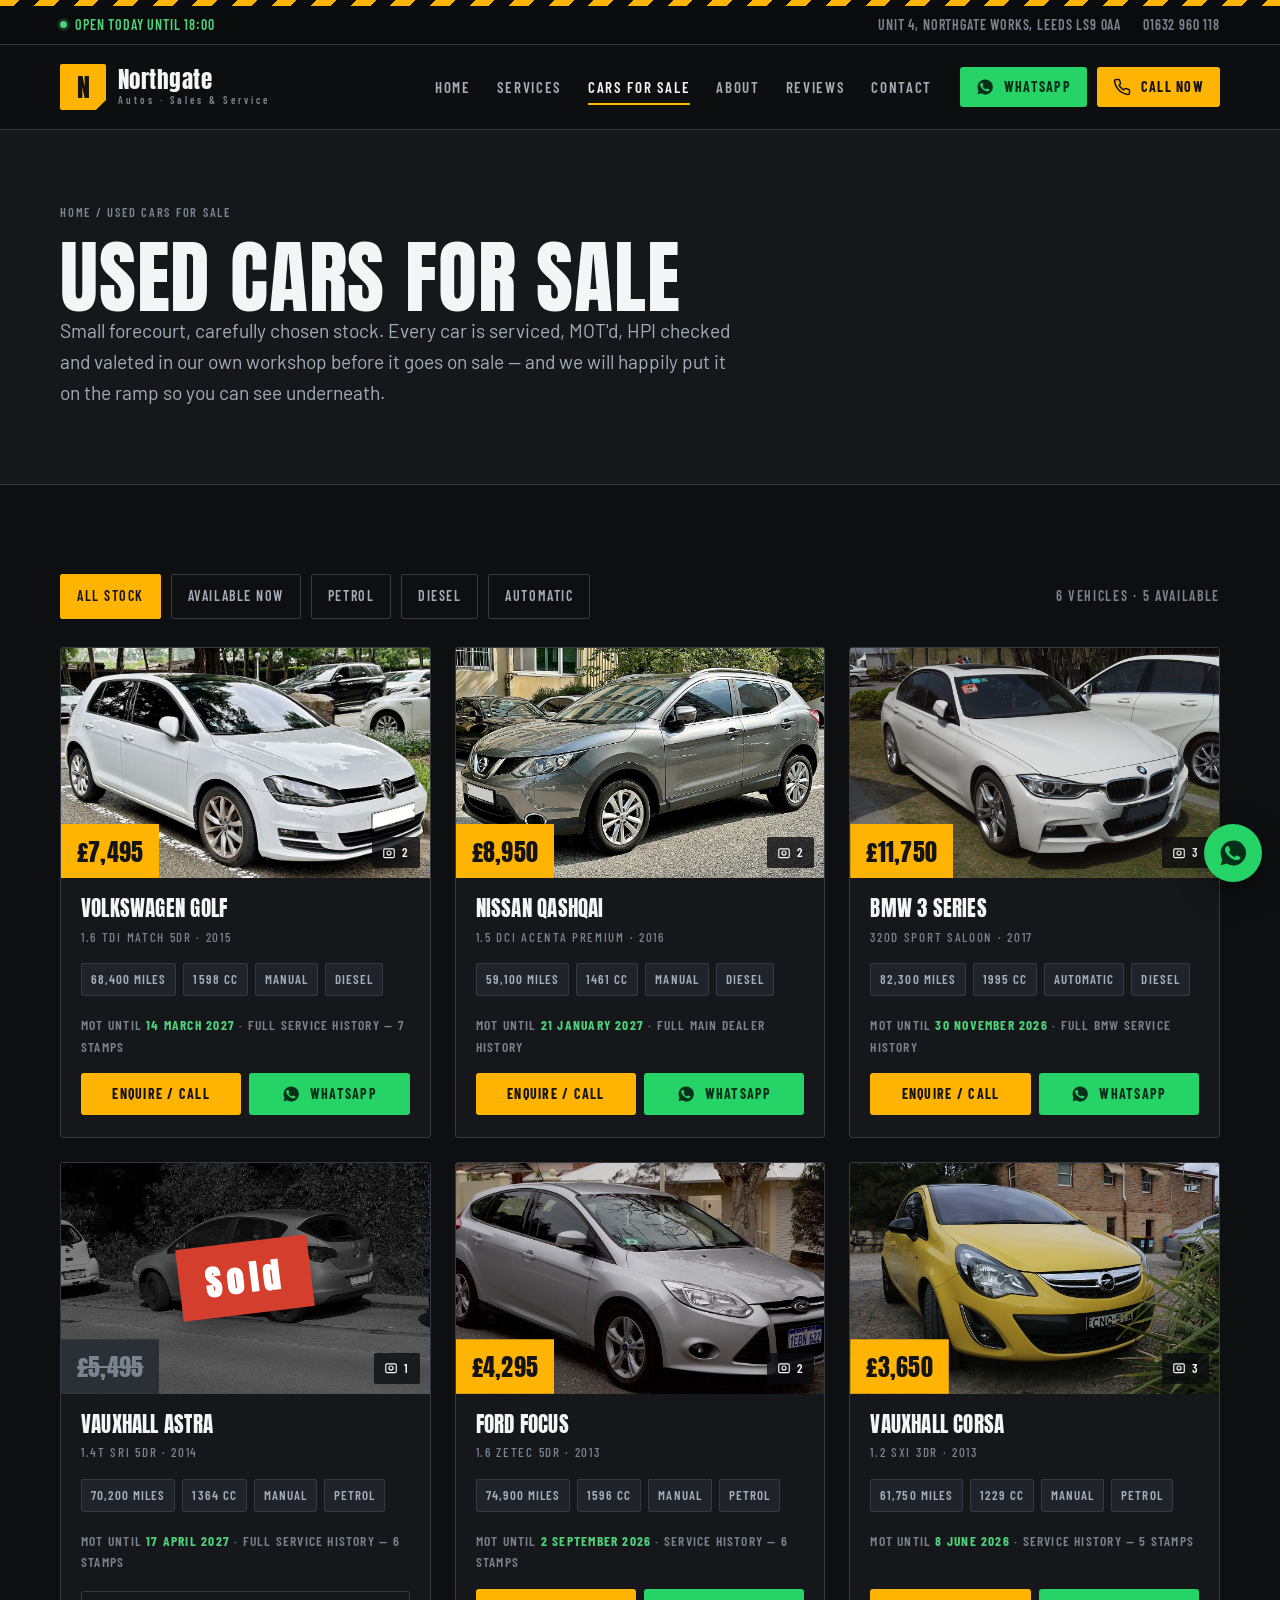
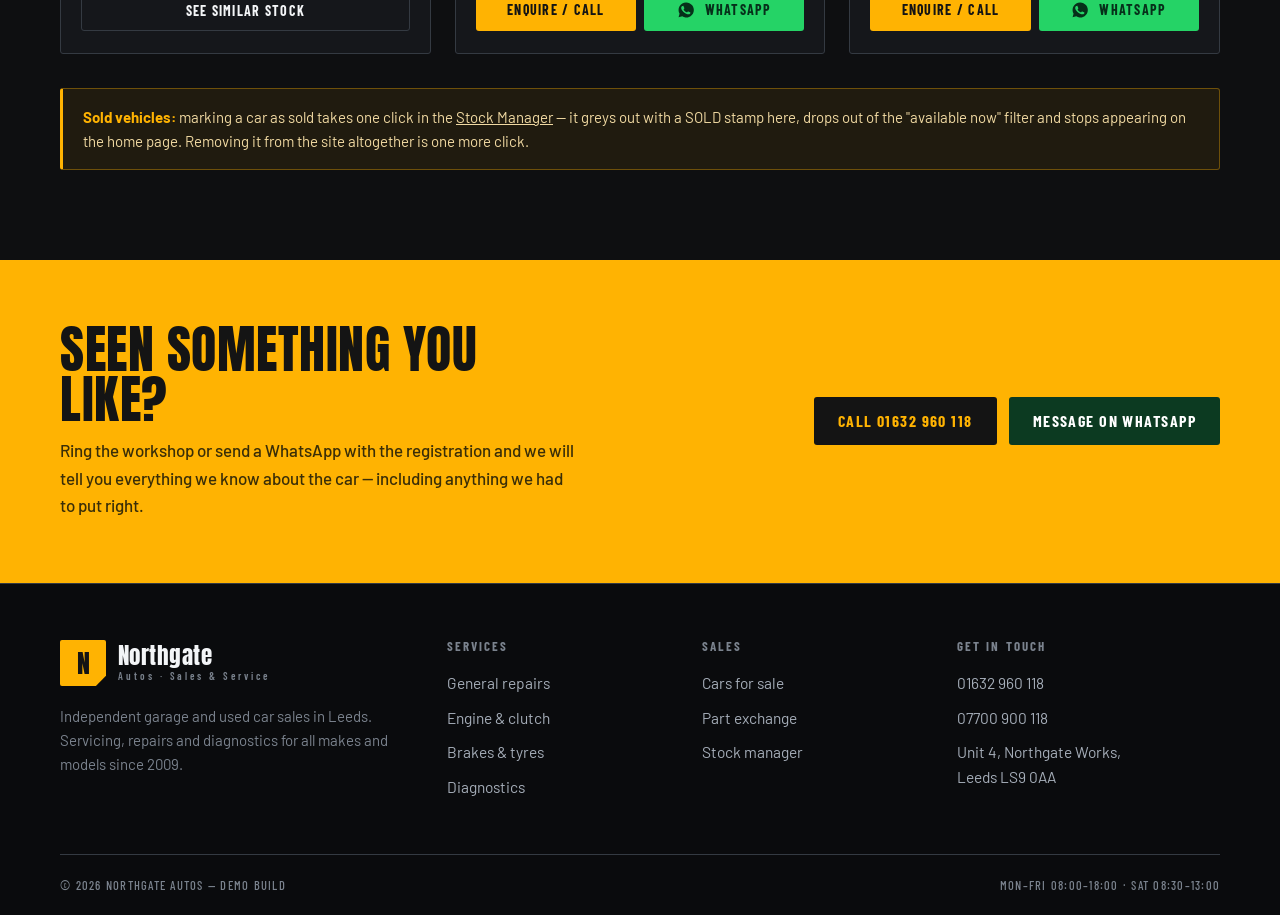
<file: cars.html>
<!DOCTYPE html>
<html lang="en-GB">
<head>
<meta charset="utf-8">
<meta name="viewport" content="width=device-width,initial-scale=1">
<title>Used Cars for Sale — Northgate Autos, Leeds</title>
<meta name="description" content="Hand-picked used cars for sale in Leeds. Every car serviced, MOT'd and HPI checked in our own workshop before it goes on sale.">
<link rel="stylesheet" href="assets/css/style.css">
</head>
<body>

<div class="hazard"></div>

<div class="topbar">
  <div class="shell">
    <span class="open-now" id="openNow"><i></i> Open today until 18:00</span>
    <span class="tb-right">
      <span class="hide-sm">Unit 4, Northgate Works, Leeds LS9 0AA</span>
      <a href="tel:01632960118">01632 960 118</a>
    </span>
  </div>
</div>

<header class="site">
  <div class="shell">
    <a class="logo" href="index.html">
      <span class="mark">N</span>
      <span class="wordmark">Northgate<span>Autos · Sales &amp; Service</span></span>
    </a>
    <button class="burger" id="burger" aria-label="Menu"><span></span><span></span><span></span></button>
    <nav class="main" id="nav">
      <a href="index.html">Home</a>
      <a href="index.html#services">Services</a>
      <a href="cars.html" aria-current="page">Cars for Sale</a>
      <a href="index.html#about">About</a>
      <a href="index.html#reviews">Reviews</a>
      <a href="index.html#contact">Contact</a>
    </nav>
    <div class="head-cta">
      <a class="btn btn--wa btn--sm" href="https://wa.me/447700900118" target="_blank" rel="noopener">
        <svg viewBox="0 0 24 24" fill="currentColor"><path d="M12 2a10 10 0 0 0-8.6 15l-1.3 4.7 4.9-1.3A10 10 0 1 0 12 2Zm5.8 14.2c-.2.7-1.4 1.3-2 1.4-.5.1-1.2.1-1.9-.1-.4-.1-1-.3-1.8-.6-3.1-1.3-5.1-4.4-5.3-4.6-.1-.2-1.2-1.6-1.2-3s.7-2.1 1-2.4c.3-.3.6-.4.8-.4h.6c.2 0 .5-.1.7.5l1 2.4c.1.2.1.4 0 .6l-.4.5-.3.4c-.1.1-.3.3-.1.6.2.3.8 1.3 1.7 2.1 1.1 1 2.1 1.3 2.4 1.5.3.1.5.1.6-.1l.9-1c.2-.2.4-.2.6-.1l2.2 1c.3.2.5.2.5.4.1.1.1.6-.1 1.3Z"/></svg>
        <span>WhatsApp</span>
      </a>
      <a class="btn btn--sm" href="tel:01632960118">
        <svg viewBox="0 0 24 24" fill="none" stroke="currentColor" stroke-width="2"><path d="M22 16.9v3a2 2 0 0 1-2.2 2 19.8 19.8 0 0 1-8.6-3.1 19.5 19.5 0 0 1-6-6A19.8 19.8 0 0 1 2.1 4.2 2 2 0 0 1 4.1 2h3a2 2 0 0 1 2 1.7c.1 1 .4 1.9.7 2.8a2 2 0 0 1-.5 2.1L8.1 9.9a16 16 0 0 0 6 6l1.3-1.2a2 2 0 0 1 2.1-.5c.9.3 1.8.6 2.8.7a2 2 0 0 1 1.7 2Z"/></svg>
        <span>Call Now</span>
      </a>
    </div>
  </div>
</header>

<div class="pagehead">
  <div class="shell inner">
    <div class="crumbs"><a href="index.html">Home</a> / Used cars for sale</div>
    <h1>Used cars for sale</h1>
    <p class="lede">Small forecourt, carefully chosen stock. Every car is serviced, MOT'd, HPI checked and valeted in our own workshop before it goes on sale — and we will happily put it on the ramp so you can see underneath.</p>
  </div>
</div>

<section>
  <div class="shell">
    <div class="filters">
      <button class="chip on" data-filter="all">All stock</button>
      <button class="chip" data-filter="available">Available now</button>
      <button class="chip" data-filter="Petrol">Petrol</button>
      <button class="chip" data-filter="Diesel">Diesel</button>
      <button class="chip" data-filter="Automatic">Automatic</button>
      <span class="count" id="count"></span>
    </div>
    <div class="car-grid" id="grid"></div>
    <div class="notice" style="margin-top:34px">
      <b>Sold vehicles:</b> marking a car as sold takes one click in the <a href="admin.html" style="text-decoration:underline">Stock Manager</a> — it greys out with a SOLD stamp here, drops out of the "available now" filter and stops appearing on the home page. Removing it from the site altogether is one more click.
    </div>
  </div>
</section>

<div class="band">
  <div class="shell row">
    <div>
      <h2>Seen something you like?</h2>
      <p>Ring the workshop or send a WhatsApp with the registration and we will tell you everything we know about the car — including anything we had to put right.</p>
    </div>
    <div class="hero-cta" style="margin:0">
      <a class="btn" href="tel:01632960118">Call 01632 960 118</a>
      <a class="btn btn--wa" href="https://wa.me/447700900118" target="_blank" rel="noopener">Message on WhatsApp</a>
    </div>
  </div>
</div>

<footer class="site">
  <div class="shell">
    <div class="foot-grid">
      <div>
        <a class="logo" href="index.html" style="margin-bottom:18px">
          <span class="mark">N</span>
          <span class="wordmark">Northgate<span>Autos · Sales &amp; Service</span></span>
        </a>
        <p>Independent garage and used car sales in Leeds. Servicing, repairs and diagnostics for all makes and models since 2009.</p>
      </div>
      <div>
        <h4>Services</h4>
        <ul>
          <li><a href="index.html#services">General repairs</a></li>
          <li><a href="index.html#services">Engine &amp; clutch</a></li>
          <li><a href="index.html#services">Brakes &amp; tyres</a></li>
          <li><a href="index.html#services">Diagnostics</a></li>
        </ul>
      </div>
      <div>
        <h4>Sales</h4>
        <ul>
          <li><a href="cars.html">Cars for sale</a></li>
          <li><a href="cars.html">Part exchange</a></li>
          <li><a href="admin.html">Stock manager</a></li>
        </ul>
      </div>
      <div>
        <h4>Get in touch</h4>
        <ul>
          <li><a href="tel:01632960118">01632 960 118</a></li>
          <li><a href="tel:07700900118">07700 900 118</a></li>
          <li>Unit 4, Northgate Works,<br>Leeds LS9 0AA</li>
        </ul>
      </div>
    </div>
    <div class="foot-base">
      <span>© 2026 Northgate Autos — demo build</span>
      <span>Mon–Fri 08:00–18:00 · Sat 08:30–13:00</span>
    </div>
  </div>
</footer>

<a class="wa-float" href="https://wa.me/447700900118" target="_blank" rel="noopener" aria-label="Chat on WhatsApp">
  <svg viewBox="0 0 24 24"><path d="M12 2a10 10 0 0 0-8.6 15l-1.3 4.7 4.9-1.3A10 10 0 1 0 12 2Zm5.8 14.2c-.2.7-1.4 1.3-2 1.4-.5.1-1.2.1-1.9-.1-.4-.1-1-.3-1.8-.6-3.1-1.3-5.1-4.4-5.3-4.6-.1-.2-1.2-1.6-1.2-3s.7-2.1 1-2.4c.3-.3.6-.4.8-.4h.6c.2 0 .5-.1.7.5l1 2.4c.1.2.1.4 0 .6l-.4.5-.3.4c-.1.1-.3.3-.1.6.2.3.8 1.3 1.7 2.1 1.1 1 2.1 1.3 2.4 1.5.3.1.5.1.6-.1l.9-1c.2-.2.4-.2.6-.1l2.2 1c.3.2.5.2.5.4.1.1.1.6-.1 1.3Z"/></svg>
</a>

<script src="assets/js/stock.js"></script>
<script src="assets/js/site.js"></script>
<script>
  const stock = loadStock();
  const grid = document.getElementById("grid");
  const count = document.getElementById("count");

  function render(filter) {
    let list = stock;
    if (filter === "available") list = stock.filter(c => !c.sold);
    else if (["Petrol", "Diesel"].includes(filter)) list = stock.filter(c => c.fuel === filter);
    else if (filter === "Automatic") list = stock.filter(c => c.gearbox === "Automatic");
    grid.innerHTML = list.length ? list.map(carCard).join("")
      : '<p class="lede">Nothing in stock matching that just now — give us a ring, we usually have something coming through.</p>';
    count.textContent = list.length + " vehicle" + (list.length === 1 ? "" : "s") + " · " +
      stock.filter(c => !c.sold).length + " available";
  }

  document.querySelectorAll(".chip").forEach(b => b.addEventListener("click", () => {
    document.querySelectorAll(".chip").forEach(x => x.classList.remove("on"));
    b.classList.add("on");
    render(b.dataset.filter);
  }));

  render("all");
</script>
</body>
</html>
</file>
<file: assets/css/style.css>
@import url("../fonts/fonts.css");

/* ============================================================
   NORTHGATE AUTOS — demo build
   Palette: workshop charcoal + high-vis amber
   ============================================================ */

:root{
  --ink:#0E0F11;
  --steel-900:#15171B;
  --steel-850:#1A1D22;
  --steel-800:#20242A;
  --steel-700:#2B3037;
  --line:#343A42;
  --fog:#A5ADB8;
  --fog-dim:#7B838E;
  --white:#F3F5F7;
  --amber:#FFB302;
  --amber-deep:#D99500;
  --wa:#25D366;
  --sold:#D33F2C;
  --ok:#4ED17A;

  --display:'Anton',Impact,sans-serif;
  --cond:'Barlow Condensed',sans-serif;
  --body:'Barlow',sans-serif;

  --shell:1240px;
  --pad:clamp(20px,4vw,40px);
  --r:3px;
}

*{box-sizing:border-box}
html{scroll-behavior:smooth}
body{
  margin:0;
  background:var(--ink);
  color:var(--white);
  font-family:var(--body);
  font-size:17px;
  line-height:1.6;
  -webkit-font-smoothing:antialiased;
}
img{max-width:100%;display:block}
a{color:inherit;text-decoration:none}
button{font:inherit;color:inherit}

.shell{max-width:var(--shell);margin:0 auto;padding:0 var(--pad)}

/* ---------- type ---------- */
h1,h2,h3,h4{margin:0;font-family:var(--display);font-weight:400;letter-spacing:.01em;line-height:.98;text-transform:uppercase}
h1{font-size:clamp(38px,6.4vw,80px)}
h2{font-size:clamp(30px,4.4vw,52px)}
h3{font-size:clamp(20px,2.2vw,26px)}
p{margin:0 0 1em}
.lede{font-size:clamp(17px,1.5vw,20px);color:var(--fog);max-width:62ch}

.eyebrow{
  font-family:var(--cond);font-weight:700;text-transform:uppercase;
  letter-spacing:.22em;font-size:13px;color:var(--amber);
  display:flex;align-items:center;gap:12px;margin-bottom:18px;
}
.eyebrow::before{content:"";width:34px;height:2px;background:var(--amber);flex:none}
.eyebrow.center{justify-content:center}

.num{font-variant-numeric:tabular-nums}

/* ---------- hazard strip ---------- */
.hazard{
  height:6px;
  background:repeating-linear-gradient(135deg,var(--amber) 0 14px,#0B0C0E 14px 28px);
}

/* ---------- buttons ---------- */
.btn{
  --bg:var(--amber);--fg:#141414;
  display:inline-flex;align-items:center;justify-content:center;gap:10px;
  background:var(--bg);color:var(--fg);
  font-family:var(--cond);font-weight:700;text-transform:uppercase;
  letter-spacing:.09em;font-size:16px;line-height:1;
  padding:16px 24px;border:0;border-radius:var(--r);cursor:pointer;
  transition:transform .16s ease,filter .16s ease,background .16s ease;
  white-space:nowrap;
}
.btn:hover{transform:translateY(-2px);filter:brightness(1.08)}
.btn:active{transform:translateY(0)}
.btn svg{width:18px;height:18px;flex:none}
.btn--wa{--bg:var(--wa);--fg:#06301A}
.btn--ghost{--bg:transparent;--fg:var(--white);border:1px solid var(--line)}
.btn--ghost:hover{border-color:var(--amber);color:var(--amber)}
.btn--dark{--bg:var(--steel-800);--fg:var(--white);border:1px solid var(--line)}
.btn--sm{padding:11px 16px;font-size:14px}
.btn--block{width:100%}

/* ---------- header ---------- */
.topbar{
  background:#0A0B0D;border-bottom:1px solid var(--line);
  font-family:var(--cond);font-weight:600;font-size:14px;letter-spacing:.06em;
  text-transform:uppercase;color:var(--fog-dim);
}
.topbar .shell{display:flex;gap:24px;align-items:center;justify-content:space-between;height:38px}
.topbar .open-now{color:var(--ok);display:flex;align-items:center;gap:8px}
.topbar .open-now i{width:7px;height:7px;border-radius:50%;background:var(--ok);display:block;box-shadow:0 0 0 3px rgba(78,209,122,.18)}
.topbar .tb-right{display:flex;gap:22px}
.topbar a:hover{color:var(--amber)}

header.site{position:sticky;top:0;z-index:60;background:rgba(14,15,17,.92);backdrop-filter:blur(10px);border-bottom:1px solid var(--line)}
header.site .shell{display:flex;align-items:center;gap:28px;height:84px}

.logo{display:flex;align-items:center;gap:12px;flex:none}
.logo .mark{
  width:46px;height:46px;flex:none;border-radius:2px;
  background:var(--amber);color:#141414;
  display:grid;place-items:center;
  font-family:var(--display);font-size:26px;line-height:1;
  clip-path:polygon(0 0,100% 0,100% 78%,78% 100%,0 100%);
}
.logo .wordmark{font-family:var(--display);font-size:23px;line-height:.9;letter-spacing:.02em}
.logo .wordmark span{display:block;font-family:var(--cond);font-weight:600;font-size:10.5px;letter-spacing:.28em;color:var(--fog-dim);margin-top:4px}

nav.main{margin-left:auto;display:flex;gap:26px;align-items:center}
nav.main a{
  font-family:var(--cond);font-weight:600;text-transform:uppercase;letter-spacing:.11em;
  font-size:15px;color:var(--fog);padding:6px 0;position:relative;
}
nav.main a::after{content:"";position:absolute;left:0;right:100%;bottom:0;height:2px;background:var(--amber);transition:right .22s ease}
nav.main a:hover,nav.main a[aria-current="page"]{color:var(--white)}
nav.main a:hover::after,nav.main a[aria-current="page"]::after{right:0}
.head-cta{display:flex;gap:10px;flex:none}

.burger{display:none;margin-left:auto;background:none;border:1px solid var(--line);border-radius:var(--r);padding:10px 12px;cursor:pointer}
.burger span{display:block;width:20px;height:2px;background:var(--white);margin:4px 0}

/* ---------- hero ---------- */
.hero{position:relative;overflow:hidden;border-bottom:1px solid var(--line)}
.hero .bg{position:absolute;inset:0}
.hero .bg img{width:100%;height:100%;object-fit:cover;filter:grayscale(.35) contrast(1.05)}
.hero .bg::after{
  content:"";position:absolute;inset:0;
  background:linear-gradient(105deg,rgba(10,11,13,.96) 0%,rgba(10,11,13,.86) 42%,rgba(10,11,13,.35) 100%);
}
.hero .inner{position:relative;padding-block:clamp(64px,9vw,120px) clamp(56px,7vw,96px)}
.hero h1{max-width:16ch}
.hero h1 em{font-style:normal;color:var(--amber)}
.hero .lede{margin-top:22px}
.hero-cta{display:flex;flex-wrap:wrap;gap:12px;margin-top:34px}
.hero-strip{
  display:flex;flex-wrap:wrap;gap:0;margin-top:52px;
  border-top:1px solid var(--line);
}
.hero-strip div{
  padding:18px 28px 0 0;margin-right:28px;border-right:1px solid var(--line);
  font-family:var(--cond);text-transform:uppercase;letter-spacing:.14em;font-size:13px;color:var(--fog-dim);font-weight:600;
}
.hero-strip div:last-child{border-right:0}
.hero-strip b{display:block;font-family:var(--display);font-size:30px;letter-spacing:.01em;color:var(--white);margin-top:4px}

/* ---------- sections ---------- */
section{padding:clamp(56px,7vw,96px) 0}
.sec-head{display:flex;align-items:flex-end;justify-content:space-between;gap:28px;flex-wrap:wrap;margin-bottom:44px}
.sec-head .lede{margin:14px 0 0}
.bg-steel{background:var(--steel-900)}
.bg-steel-850{background:var(--steel-850)}

/* ---------- services ---------- */
.svc-grid{display:grid;grid-template-columns:repeat(4,1fr);gap:1px;background:var(--line);border:1px solid var(--line)}
.svc{
  background:var(--steel-900);padding:30px 26px 30px;position:relative;
  transition:background .2s ease,transform .2s ease;
}
.svc::before{content:"";position:absolute;left:0;top:0;bottom:0;width:3px;background:var(--amber);transform:scaleY(0);transform-origin:top;transition:transform .24s ease}
.svc:hover{background:var(--steel-800)}
.svc:hover::before{transform:scaleY(1)}
.svc .idx{font-family:var(--cond);font-weight:700;font-size:13px;letter-spacing:.2em;color:var(--amber);display:block;margin-bottom:16px}
.svc .ico{width:42px;height:42px;margin-bottom:18px;stroke:var(--white);fill:none;stroke-width:1.4;stroke-linecap:round;stroke-linejoin:round}
.svc:hover .ico{stroke:var(--amber)}
.svc h3{font-size:19px;margin-bottom:10px;line-height:1.05}
.svc p{font-size:15px;color:var(--fog-dim);margin:0;line-height:1.5}

/* ---------- car cards ---------- */
.car-grid{display:grid;grid-template-columns:repeat(3,1fr);gap:24px}
.car{
  background:var(--steel-900);border:1px solid var(--line);border-radius:var(--r);
  overflow:hidden;display:flex;flex-direction:column;
  transition:border-color .2s ease,transform .2s ease;
}
.car:hover{border-color:#4A525C;transform:translateY(-3px)}
.car .shot{position:relative;aspect-ratio:16/10;background:var(--steel-800);overflow:hidden}
.car .shot img{width:100%;height:100%;object-fit:cover;transition:transform .5s ease}
.car:hover .shot img{transform:scale(1.04)}
.car .price-tag{
  position:absolute;left:0;bottom:0;background:var(--amber);color:#141414;
  font-family:var(--display);font-size:24px;padding:9px 16px 7px;letter-spacing:.01em;
  clip-path:polygon(0 0,100% 0,100% 100%,0 100%,0 0);
}
.car .shot-count{
  position:absolute;right:10px;bottom:10px;background:rgba(10,11,13,.78);
  font-family:var(--cond);font-weight:600;font-size:13px;letter-spacing:.1em;
  padding:5px 10px;border-radius:2px;display:flex;align-items:center;gap:6px;
}
.car .body{padding:20px 20px 22px;display:flex;flex-direction:column;flex:1}
.car h3{font-size:21px;line-height:1.02}
.car .trim{font-family:var(--cond);font-weight:500;text-transform:uppercase;letter-spacing:.13em;font-size:13px;color:var(--fog-dim);margin-top:7px}
.spec-chips{display:flex;flex-wrap:wrap;gap:7px;margin:16px 0 18px}
.spec-chips span{
  font-family:var(--cond);font-weight:600;font-size:13px;letter-spacing:.08em;text-transform:uppercase;
  background:var(--steel-800);border:1px solid var(--line);color:var(--fog);
  padding:5px 9px;border-radius:2px;
}
.car .mot{font-family:var(--cond);font-weight:600;font-size:13.5px;letter-spacing:.09em;text-transform:uppercase;color:var(--fog-dim);margin-bottom:16px}
.car .mot b{color:var(--ok)}
.car .acts{display:flex;gap:8px;margin-top:auto}
.car .acts .btn{flex:1;padding:12px 10px;font-size:14px}

.sold .shot img{filter:grayscale(1) brightness(.5)}
.sold-band{
  position:absolute;inset:0;display:grid;place-items:center;pointer-events:none;
}
.sold-band b{
  font-family:var(--display);font-size:clamp(26px,3vw,34px);letter-spacing:.16em;
  background:var(--sold);color:#fff;padding:10px 26px 8px;transform:rotate(-7deg);
  box-shadow:0 8px 30px rgba(0,0,0,.5);
}
.car.sold .price-tag{background:var(--steel-700);color:var(--fog-dim);text-decoration:line-through}

/* filter bar */
.filters{display:flex;gap:10px;flex-wrap:wrap;margin-bottom:28px;align-items:center}
.filters .chip{
  font-family:var(--cond);font-weight:600;text-transform:uppercase;letter-spacing:.11em;font-size:14px;
  background:transparent;border:1px solid var(--line);color:var(--fog);
  padding:10px 16px;border-radius:2px;cursor:pointer;transition:.16s ease;
}
.filters .chip:hover{color:var(--white);border-color:#4A525C}
.filters .chip.on{background:var(--amber);border-color:var(--amber);color:#141414}
.filters .count{margin-left:auto;font-family:var(--cond);font-weight:600;letter-spacing:.12em;text-transform:uppercase;font-size:14px;color:var(--fog-dim)}

/* ---------- car detail ---------- */
.detail{display:grid;grid-template-columns:1.35fr 1fr;gap:44px;align-items:start}
.gallery .main{position:relative;aspect-ratio:16/10;background:var(--steel-800);border:1px solid var(--line);overflow:hidden}
.gallery .main img{width:100%;height:100%;object-fit:cover}
.gallery .thumbs{display:grid;grid-template-columns:repeat(5,1fr);gap:8px;margin-top:8px}
.gallery .thumbs button{padding:0;border:1px solid var(--line);background:none;cursor:pointer;aspect-ratio:4/3;overflow:hidden;opacity:.55;transition:.18s ease}
.gallery .thumbs button img{width:100%;height:100%;object-fit:cover}
.gallery .thumbs button.on,.gallery .thumbs button:hover{opacity:1;border-color:var(--amber)}

.spec-table{width:100%;border-collapse:collapse;margin:22px 0 26px;font-size:16px}
.spec-table th,.spec-table td{padding:12px 0;border-bottom:1px solid var(--line);text-align:left}
.spec-table th{
  font-family:var(--cond);font-weight:600;text-transform:uppercase;letter-spacing:.13em;
  font-size:13.5px;color:var(--fog-dim);width:47%;
}
.spec-table td{font-weight:600;font-variant-numeric:tabular-nums}
.price-block{display:flex;align-items:baseline;gap:14px;margin:6px 0 4px}
.price-block .p{font-family:var(--display);font-size:clamp(40px,5vw,58px);color:var(--amber);line-height:.9}
.price-block .was{font-family:var(--cond);font-weight:600;letter-spacing:.1em;text-transform:uppercase;color:var(--fog-dim);font-size:14px}
.badge-row{display:flex;gap:8px;flex-wrap:wrap;margin:18px 0 22px}
.badge{
  font-family:var(--cond);font-weight:600;font-size:13px;letter-spacing:.1em;text-transform:uppercase;
  border:1px solid var(--ok);color:var(--ok);padding:6px 11px;border-radius:2px;
  display:flex;align-items:center;gap:7px;
}
.badge.warn{border-color:var(--amber);color:var(--amber)}

/* ---------- why us ---------- */
.why{display:grid;grid-template-columns:repeat(5,1fr);gap:1px;background:var(--line);border-block:1px solid var(--line)}
.why div{background:var(--ink);padding:34px 24px;text-align:center}
.why .ico{width:32px;height:32px;margin:0 auto 16px;stroke:var(--amber);fill:none;stroke-width:1.5}
.why h3{font-size:17px;margin-bottom:8px}
.why p{font-size:14.5px;color:var(--fog-dim);margin:0;line-height:1.45}

/* ---------- reviews ---------- */
.rev-top{display:flex;align-items:center;gap:22px;flex-wrap:wrap;margin-bottom:38px}
.rev-score{
  display:flex;align-items:center;gap:16px;background:var(--steel-900);
  border:1px solid var(--line);padding:18px 24px;border-radius:var(--r);
}
.rev-score .big{font-family:var(--display);font-size:46px;line-height:.85}
.rev-score .meta{font-family:var(--cond);font-weight:600;letter-spacing:.1em;text-transform:uppercase;font-size:13px;color:var(--fog-dim)}
.stars{display:flex;gap:3px;margin-bottom:5px}
.stars svg{width:17px;height:17px;fill:#FFC23C}
.rev-grid{display:grid;grid-template-columns:repeat(3,1fr);gap:20px}
.rev{background:var(--steel-900);border:1px solid var(--line);padding:26px 24px;border-radius:var(--r);position:relative}
.rev::before{content:"“";position:absolute;top:-6px;right:18px;font-family:var(--display);font-size:82px;color:var(--steel-700);line-height:1}
.rev p{font-size:15.5px;color:var(--fog);position:relative}
.rev .who{display:flex;align-items:center;gap:12px;margin-top:18px}
.rev .av{width:38px;height:38px;border-radius:50%;background:var(--steel-700);display:grid;place-items:center;font-family:var(--display);font-size:16px;color:var(--amber)}
.rev .who b{display:block;font-size:15px}
.rev .who span{font-family:var(--cond);font-size:12.5px;letter-spacing:.11em;text-transform:uppercase;color:var(--fog-dim)}

/* ---------- contact ---------- */
.contact-grid{display:grid;grid-template-columns:1fr 1.05fr;gap:44px;align-items:start}
.hours{width:100%;border-collapse:collapse;margin:6px 0 26px}
.hours td{padding:11px 0;border-bottom:1px solid var(--line);font-family:var(--cond);font-weight:600;letter-spacing:.08em;text-transform:uppercase;font-size:15px}
.hours td:last-child{text-align:right;color:var(--fog);font-variant-numeric:tabular-nums}
.hours tr.today td{color:var(--amber)}
.hours tr.today td:last-child{color:var(--amber)}
.info-line{display:flex;gap:14px;padding:14px 0;border-bottom:1px solid var(--line);align-items:flex-start}
.info-line svg{width:20px;height:20px;stroke:var(--amber);fill:none;stroke-width:1.6;flex:none;margin-top:3px}
.info-line b{display:block;font-family:var(--cond);font-weight:600;letter-spacing:.13em;text-transform:uppercase;font-size:12.5px;color:var(--fog-dim)}
.info-line a,.info-line span{font-size:17px;font-weight:600}
.map{
  position:relative;aspect-ratio:4/3;border:1px solid var(--line);border-radius:var(--r);overflow:hidden;
  background:
    radial-gradient(circle at 62% 44%,rgba(255,179,2,.12),transparent 46%),
    repeating-linear-gradient(0deg,rgba(255,255,255,.045) 0 1px,transparent 1px 46px),
    repeating-linear-gradient(90deg,rgba(255,255,255,.045) 0 1px,transparent 1px 46px),
    var(--steel-850);
}
.map .road{position:absolute;background:var(--steel-700)}
.map .r1{left:0;right:0;top:52%;height:11px;transform:rotate(-4deg)}
.map .r2{top:0;bottom:0;left:38%;width:9px}
.map .r3{left:0;right:0;top:22%;height:6px;transform:rotate(3deg)}
.map .pin{
  position:absolute;left:62%;top:44%;transform:translate(-50%,-100%);
  display:flex;flex-direction:column;align-items:center;
}
.map .pin i{width:16px;height:16px;background:var(--amber);border-radius:50% 50% 50% 0;transform:rotate(-45deg);display:block;box-shadow:0 0 0 6px rgba(255,179,2,.2)}
.map .pin b{
  margin-top:12px;background:var(--ink);border:1px solid var(--line);padding:7px 12px;border-radius:2px;
  font-family:var(--cond);font-weight:600;letter-spacing:.11em;text-transform:uppercase;font-size:12.5px;white-space:nowrap;
}
.map .note{
  position:absolute;left:12px;bottom:12px;font-family:var(--cond);font-weight:600;font-size:11.5px;
  letter-spacing:.13em;text-transform:uppercase;color:var(--fog-dim);background:rgba(10,11,13,.8);padding:6px 10px;border-radius:2px;
}

/* ---------- CTA band ---------- */
.band{background:var(--amber);color:#141414;padding:clamp(44px,5vw,64px) 0}
.band h2{color:#141414;max-width:20ch}
.band .row{display:flex;align-items:center;justify-content:space-between;gap:32px;flex-wrap:wrap}
.band p{color:#3A2E08;margin:12px 0 0;max-width:52ch;font-weight:500}
.band .btn{--bg:#141414;--fg:var(--amber)}
.band .btn--wa{--bg:#0C3A21;--fg:#fff}

/* ---------- footer ---------- */
footer.site{background:#0A0B0D;border-top:1px solid var(--line);padding:56px 0 0}
.foot-grid{display:grid;grid-template-columns:1.6fr 1fr 1fr 1.2fr;gap:36px;padding-bottom:44px}
footer.site h4{font-family:var(--cond);font-weight:700;text-transform:uppercase;letter-spacing:.16em;font-size:13px;color:var(--fog-dim);margin-bottom:18px}
footer.site ul{list-style:none;margin:0;padding:0}
footer.site li{margin-bottom:10px;color:var(--fog);font-size:15.5px}
footer.site a:hover{color:var(--amber)}
footer.site p{color:var(--fog-dim);font-size:15px}
.foot-base{border-top:1px solid var(--line);padding:20px 0;display:flex;justify-content:space-between;gap:18px;flex-wrap:wrap;
  font-family:var(--cond);font-weight:500;letter-spacing:.1em;text-transform:uppercase;font-size:12.5px;color:var(--fog-dim)}

/* ---------- floating whatsapp ---------- */
.wa-float{
  position:fixed;right:18px;bottom:18px;z-index:80;width:58px;height:58px;border-radius:50%;
  background:var(--wa);display:grid;place-items:center;box-shadow:0 10px 30px rgba(0,0,0,.45);
  animation:pulse 2.6s ease-out infinite;
}
.wa-float svg{width:30px;height:30px;fill:#06301A}
@keyframes pulse{0%{box-shadow:0 10px 30px rgba(0,0,0,.45),0 0 0 0 rgba(37,211,102,.5)}70%{box-shadow:0 10px 30px rgba(0,0,0,.45),0 0 0 18px rgba(37,211,102,0)}100%{box-shadow:0 10px 30px rgba(0,0,0,.45),0 0 0 0 rgba(37,211,102,0)}}

/* ---------- page head ---------- */
.pagehead{padding:clamp(44px,6vw,72px) 0 0;border-bottom:1px solid var(--line);background:var(--steel-900)}
.pagehead .inner{padding-bottom:clamp(36px,5vw,56px)}
.crumbs{font-family:var(--cond);font-weight:600;letter-spacing:.14em;text-transform:uppercase;font-size:12.5px;color:var(--fog-dim);margin-bottom:16px}
.crumbs a:hover{color:var(--amber)}

/* ---------- admin ---------- */
.admin-wrap{display:grid;grid-template-columns:1fr;gap:26px}
.panel{background:var(--steel-900);border:1px solid var(--line);border-radius:var(--r)}
.panel-head{display:flex;align-items:center;justify-content:space-between;gap:16px;flex-wrap:wrap;padding:20px 24px;border-bottom:1px solid var(--line)}
.panel-head h3{font-size:20px}
.stock-table{width:100%;border-collapse:collapse}
.stock-table th{
  font-family:var(--cond);font-weight:700;text-transform:uppercase;letter-spacing:.14em;font-size:12.5px;
  color:var(--fog-dim);text-align:left;padding:14px 16px;border-bottom:1px solid var(--line);
}
.stock-table td{padding:14px 16px;border-bottom:1px solid var(--line);vertical-align:middle;font-size:15.5px}
.stock-table tr:last-child td{border-bottom:0}
.stock-table tr.is-sold td{color:var(--fog-dim)}
.stock-table .veh{display:flex;align-items:center;gap:14px}
.stock-table .veh img{width:74px;height:52px;object-fit:cover;border-radius:2px;flex:none;border:1px solid var(--line)}
.stock-table .veh b{display:block;font-family:var(--cond);font-weight:700;text-transform:uppercase;letter-spacing:.06em;font-size:16px}
.stock-table .veh span{font-size:13.5px;color:var(--fog-dim)}
.pill{
  font-family:var(--cond);font-weight:700;text-transform:uppercase;letter-spacing:.12em;font-size:12px;
  padding:5px 11px;border-radius:2px;display:inline-block;
}
.pill.live{background:rgba(78,209,122,.14);color:var(--ok);border:1px solid rgba(78,209,122,.4)}
.pill.gone{background:rgba(211,63,44,.14);color:#F0705C;border:1px solid rgba(211,63,44,.45)}
.row-acts{display:flex;gap:8px;justify-content:flex-end}
.toggle{
  position:relative;width:52px;height:28px;border-radius:20px;background:var(--steel-700);
  border:1px solid var(--line);cursor:pointer;transition:.2s ease;flex:none;
}
.toggle::after{content:"";position:absolute;top:3px;left:3px;width:20px;height:20px;border-radius:50%;background:var(--fog);transition:.2s ease}
.toggle[aria-pressed="true"]{background:var(--sold);border-color:var(--sold)}
.toggle[aria-pressed="true"]::after{left:27px;background:#fff}
.hint{font-family:var(--cond);font-weight:600;letter-spacing:.1em;text-transform:uppercase;font-size:12.5px;color:var(--fog-dim)}
.notice{
  background:rgba(255,179,2,.08);border:1px solid rgba(255,179,2,.35);border-left:3px solid var(--amber);
  padding:16px 20px;border-radius:var(--r);color:#F0D9A2;font-size:15px;
}
.notice b{color:var(--amber)}

/* ---------- reveal ---------- */
.rv{opacity:0;transform:translateY(18px);transition:opacity .6s ease,transform .6s ease}
.rv.in{opacity:1;transform:none}

/* ---------- responsive ---------- */
@media (max-width:1080px){
  .svc-grid{grid-template-columns:repeat(2,1fr)}
  .car-grid{grid-template-columns:repeat(2,1fr)}
  .why{grid-template-columns:repeat(3,1fr)}
  .rev-grid{grid-template-columns:1fr 1fr}
  .foot-grid{grid-template-columns:1fr 1fr}
  .detail{grid-template-columns:1fr}
  .contact-grid{grid-template-columns:1fr}
  nav.main{gap:18px}
  nav.main a{font-size:14px}
}
@media (max-width:860px){
  .topbar .tb-right span.hide-sm{display:none}
  nav.main{display:none}
  .head-cta .btn span{display:none}
  .head-cta .btn--wa{display:none}
  .burger{display:block}
  nav.main.open{
    display:flex;position:absolute;left:0;right:0;top:84px;flex-direction:column;gap:0;
    background:var(--ink);border-bottom:1px solid var(--line);padding:8px 0;
  }
  nav.main.open a{padding:14px var(--pad);font-size:16px;width:100%}
  header.site .shell{position:relative}
}
@media (max-width:680px){
  .svc-grid{grid-template-columns:1fr}
  .car-grid{grid-template-columns:1fr}
  .why{grid-template-columns:1fr 1fr}
  .rev-grid{grid-template-columns:1fr}
  .foot-grid{grid-template-columns:1fr}
  .hero-strip div{border-right:0;padding-right:0;margin-right:0;width:50%}
  .hero .hero-cta .btn{flex:1 1 100%}
  .band .hero-cta .btn{flex:1 1 100%}
  .stock-table thead{display:none}
  .stock-table td{display:block;border-bottom:0;padding:8px 16px}
  .stock-table tr{display:block;border-bottom:1px solid var(--line);padding:10px 0}
  .row-acts{justify-content:flex-start;flex-wrap:wrap}
  .gallery .thumbs{grid-template-columns:repeat(4,1fr)}
}
</file>
